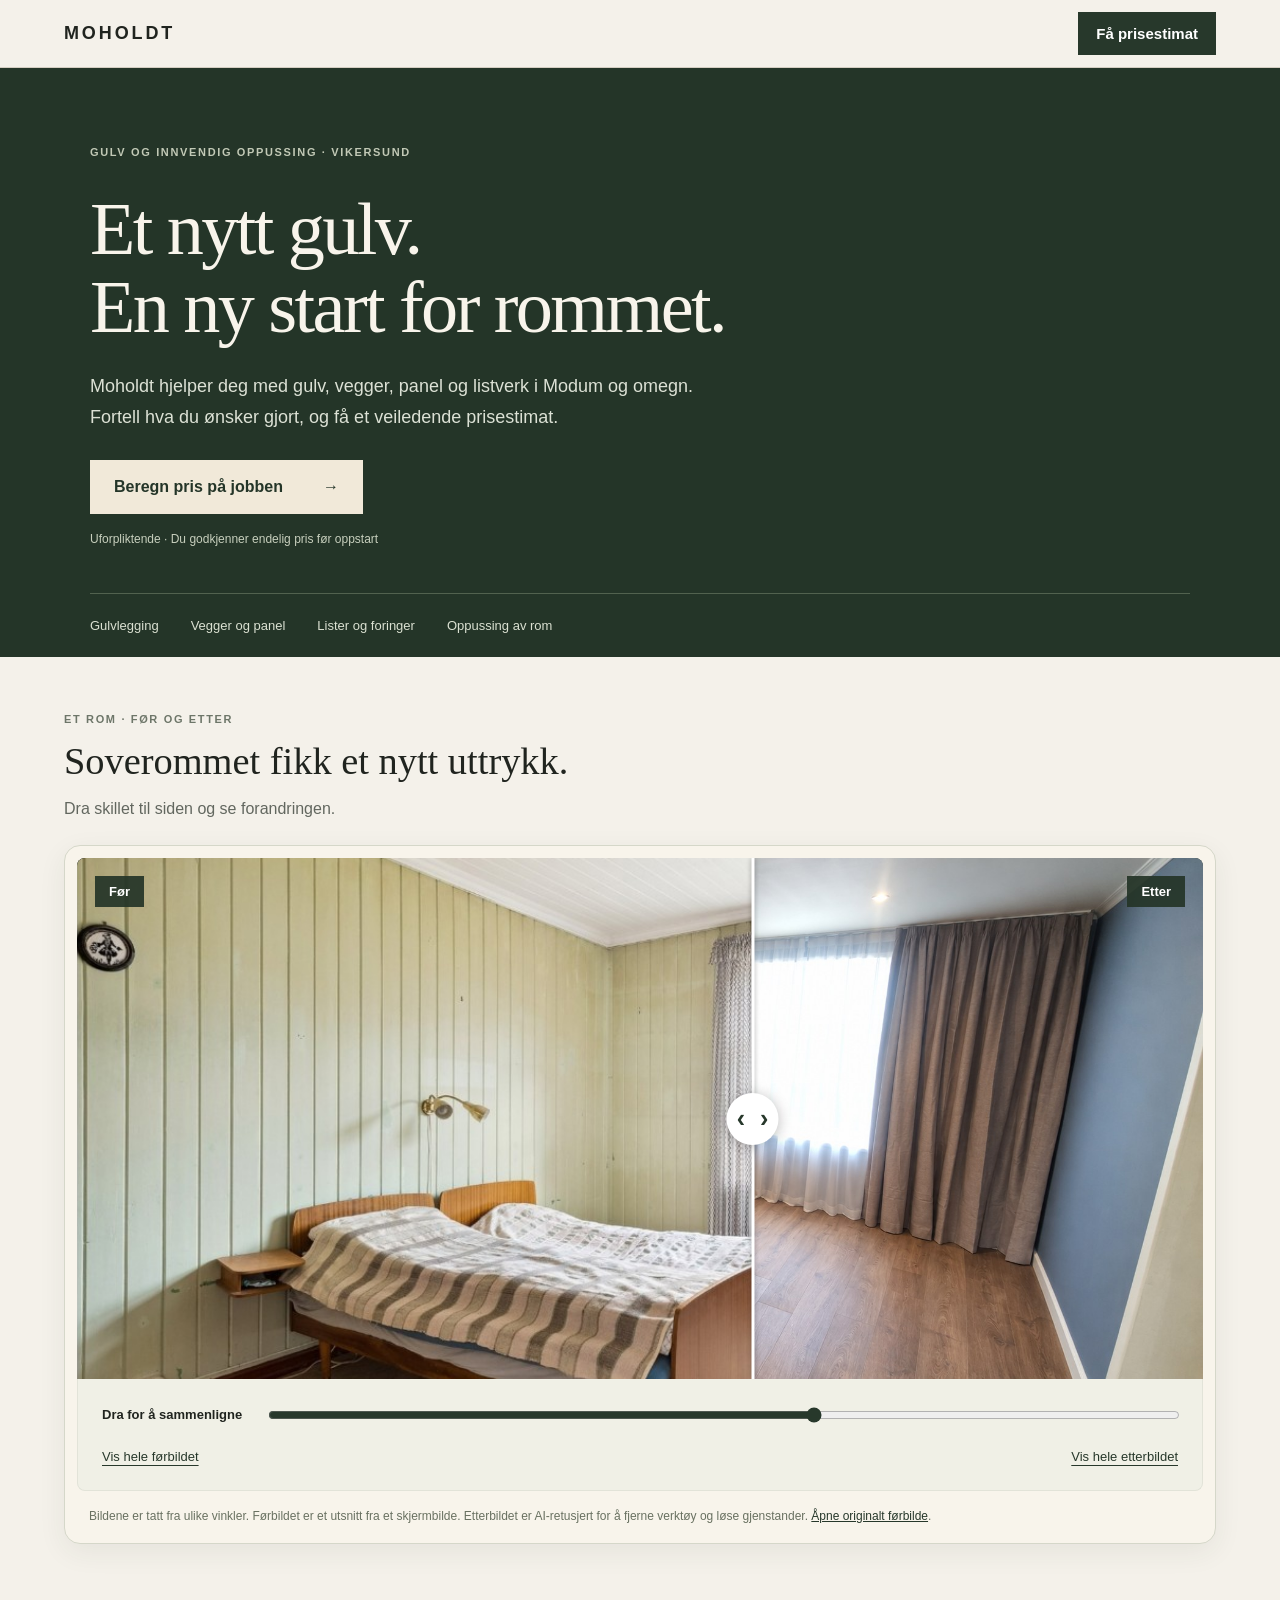
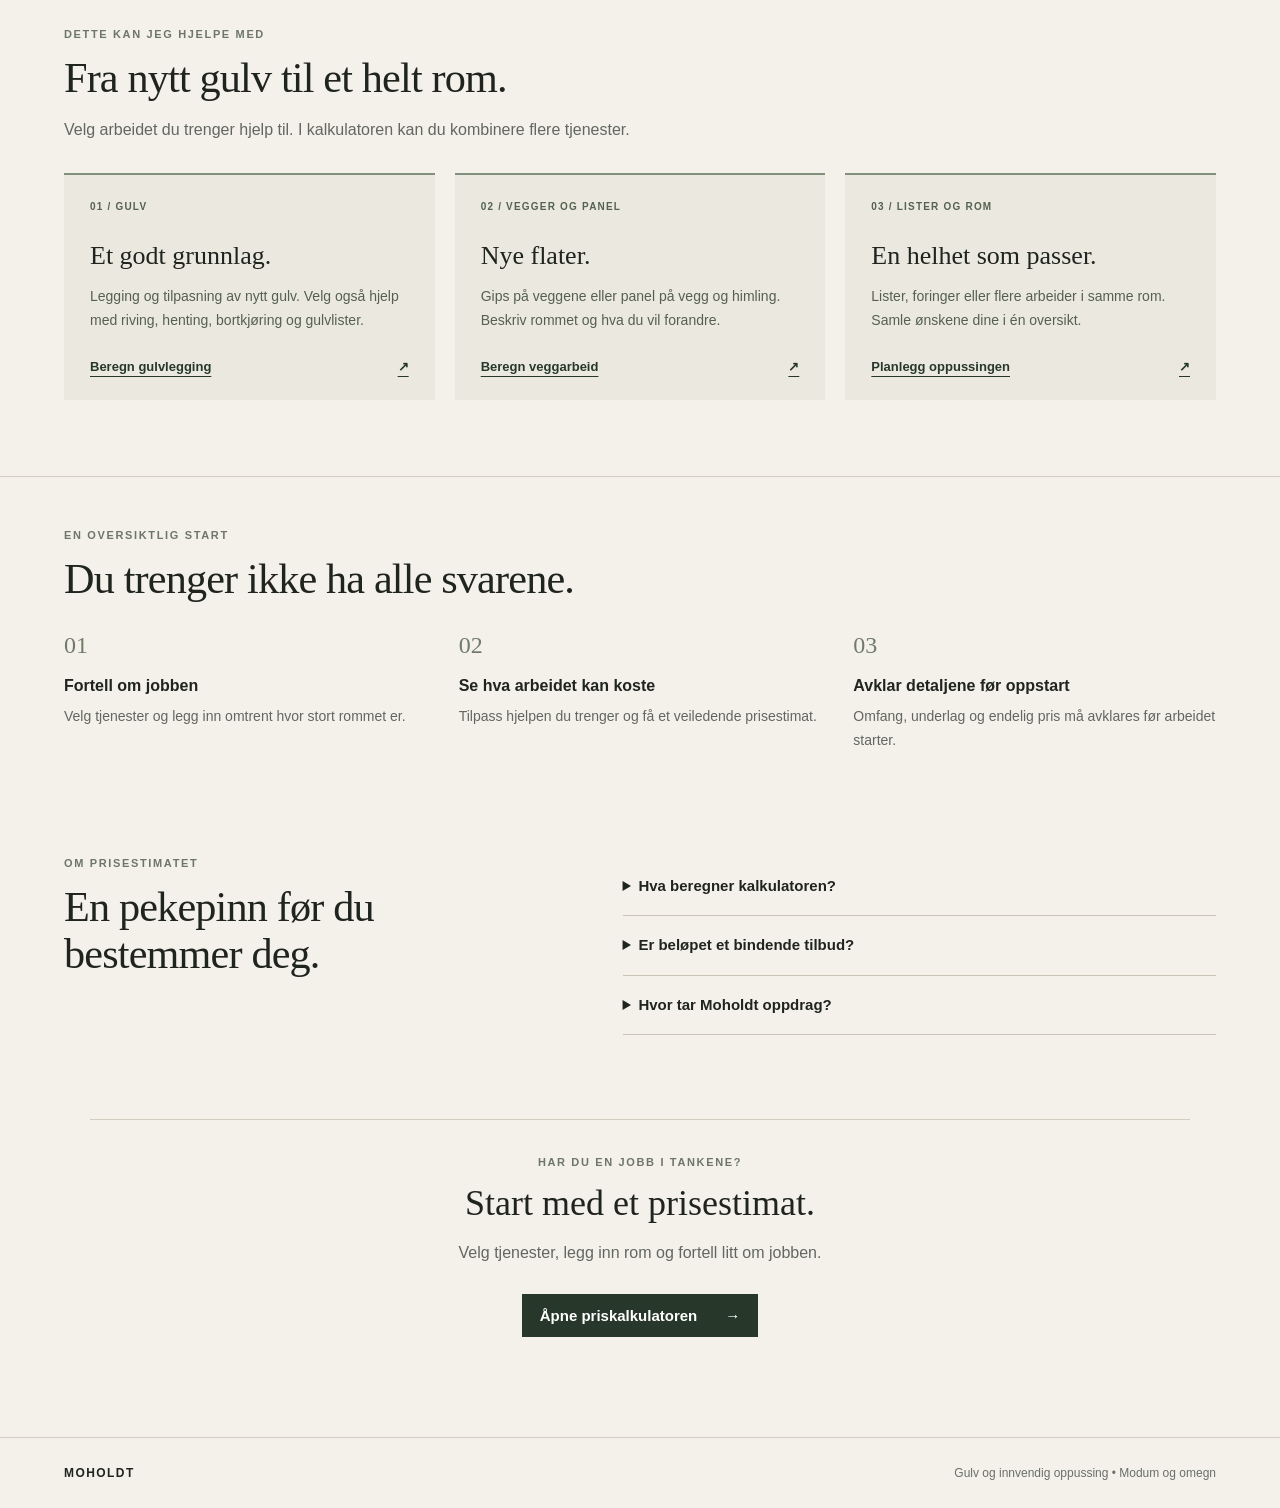
<file: index.html>
<!doctype html>
<html lang="no">
<head>
  <meta charset="UTF-8">
  <meta name="viewport" content="width=device-width,initial-scale=1">
  <meta name="description" content="Moholdt hjelper med gulvlegging, gips, panel og listverk i Vikersund, Modum og omegn. Prøv kalkulatoren for et veiledende prisestimat.">
  <title>Moholdt | Gulv og innvendig oppussing</title>
  <link rel="stylesheet" href="styles.css?v=14">
</head>
<body>
<header class="topbar"><a class="brand" href="#top">MOHOLDT</a><a class="top-cta" href="beregn.html">Få prisestimat</a></header>
<main id="top">
  <section class="landing-hero" aria-labelledby="hero-title">
    <div class="landing-inner"><p class="eyebrow">GULV OG INNVENDIG OPPUSSING · VIKERSUND</p>
    <h1 id="hero-title">Et nytt gulv.<br>En ny start for rommet.</h1>
    <p class="landing-copy">Moholdt hjelper deg med gulv, vegger, panel og listverk i Modum og omegn. Fortell hva du ønsker gjort, og få et veiledende prisestimat.</p>
    <a class="primary landing-cta" href="beregn.html">Beregn pris på jobben <span aria-hidden="true">→</span></a>
    <p class="landing-note">Uforpliktende · Du godkjenner endelig pris før oppstart</p>
    <div class="landing-bottom"><span>Gulvlegging</span><span>Vegger og panel</span><span>Lister og foringer</span><span>Oppussing av rom</span></div>
    </div>
  </section>
  <section class="project-showcase home-section" id="prosjekt" aria-labelledby="project-title">
    <div class="project-heading"><div><p class="eyebrow">ET ROM · FØR OG ETTER</p><h2 id="project-title">Soverommet fikk et nytt uttrykk.</h2><p>Dra skillet til siden og se forandringen.</p></div></div>
    <figure class="project-figure">
      <div class="comparison" id="roomComparison" style="--split:60%">
        <div class="comparison-layer comparison-after"><img src="images/soverom-etter.jpg" alt="Etter: blågrå vegger, spilevegg, vegghengte nattbord og nytt gulv." width="1844" height="853" loading="lazy" draggable="false"></div>
        <div class="comparison-layer comparison-before"><img src="images/soverom-for.jpg" alt="Før: lyst panel, eldre seng og mønstret gulv." width="1536" height="710" loading="lazy" draggable="false"></div>
        <span class="comparison-label label-before" aria-hidden="true">Før</span><span class="comparison-label label-after" aria-hidden="true">Etter</span>
        <div class="comparison-divider" aria-hidden="true"><span>‹ ›</span></div>
      </div>
      <div class="comparison-controls"><label for="comparisonRange">Dra for å sammenligne</label><input id="comparisonRange" type="range" min="0" max="100" value="60" aria-label="Hvor mye av førbildet som vises" aria-valuetext="60 prosent førbilde"><div class="comparison-shortcuts"><button type="button" id="showBefore">Vis hele førbildet</button><button type="button" id="showAfter">Vis hele etterbildet</button></div></div>
      <figcaption>Bildene er tatt fra ulike vinkler. Førbildet er et utsnitt fra et skjermbilde. Etterbildet er AI-retusjert for å fjerne verktøy og løse gjenstander. <a href="images/soverom-for.jpg" target="_blank" rel="noopener">Åpne originalt førbilde</a>.</figcaption>
    </figure>
  </section>
  <section id="tjenester" class="home-section" aria-labelledby="services-title">
    <div class="section-intro"><p class="eyebrow">DETTE KAN JEG HJELPE MED</p><h2 id="services-title">Fra nytt gulv til et helt rom.</h2><p>Velg arbeidet du trenger hjelp til. I kalkulatoren kan du kombinere flere tjenester.</p></div>
    <div class="service-cards">
      <article><span class="service-number">01 / GULV</span><h3>Et godt grunnlag.</h3><p>Legging og tilpasning av nytt gulv. Velg også hjelp med riving, henting, bortkjøring og gulvlister.</p><a href="beregn.html">Beregn gulvlegging <span aria-hidden="true">↗</span></a></article>
      <article><span class="service-number">02 / VEGGER OG PANEL</span><h3>Nye flater.</h3><p>Gips på veggene eller panel på vegg og himling. Beskriv rommet og hva du vil forandre.</p><a href="beregn.html">Beregn veggarbeid <span aria-hidden="true">↗</span></a></article>
      <article><span class="service-number">03 / LISTER OG ROM</span><h3>En helhet som passer.</h3><p>Lister, foringer eller flere arbeider i samme rom. Samle ønskene dine i én oversikt.</p><a href="beregn.html">Planlegg oppussingen <span aria-hidden="true">↗</span></a></article>
    </div>
  </section>
  <section class="home-section process-section" aria-labelledby="process-title"><div class="section-intro"><p class="eyebrow">EN OVERSIKTLIG START</p><h2 id="process-title">Du trenger ikke ha alle svarene.</h2></div><ol class="process-list"><li><strong>Fortell om jobben</strong><p>Velg tjenester og legg inn omtrent hvor stort rommet er.</p></li><li><strong>Se hva arbeidet kan koste</strong><p>Tilpass hjelpen du trenger og få et veiledende prisestimat.</p></li><li><strong>Avklar detaljene før oppstart</strong><p>Omfang, underlag og endelig pris må avklares før arbeidet starter.</p></li></ol></section>
  <section class="home-section price-info" aria-labelledby="price-title"><div class="section-intro"><p class="eyebrow">OM PRISESTIMATET</p><h2 id="price-title">En pekepinn før du bestemmer deg.</h2></div><div class="price-answers"><details><summary>Hva beregner kalkulatoren?</summary><p>Estimatet gjelder arbeid og tilleggstjenestene du velger. Innkjøp av gulv, panel og andre materialer er ikke beregnet. Kjøring til arbeidsstedet og eventuell mva. er ikke avklart i denne testversjonen.</p></details><details><summary>Er beløpet et bindende tilbud?</summary><p>Nei. Kalkulatoren bruker foreløpige testpriser. Underlag, tilpasninger og omfang må vurderes før du får en endelig pris.</p></details><details><summary>Hvor tar Moholdt oppdrag?</summary><p>Utgangspunktet er Vikersund, med en grense på 1 time og 30 minutters kjøring én vei. Adressen og kjøretiden vurderes av Moholdt når forespørselen er mottatt.</p></details></div></section>

  <section class="landing-end"><p class="eyebrow">HAR DU EN JOBB I TANKENE?</p><h2>Start med et prisestimat.</h2><p>Velg tjenester, legg inn rom og fortell litt om jobben.</p><a class="primary" href="beregn.html">Åpne priskalkulatoren <span aria-hidden="true">→</span></a></section>
</main><footer><strong>MOHOLDT</strong><span>Gulv og innvendig oppussing • Modum og omegn</span></footer><script>if(location.hash==="#foresporsel")location.replace("beregn.html");</script><script src="project.js?v=2"></script></body></html>
</file>
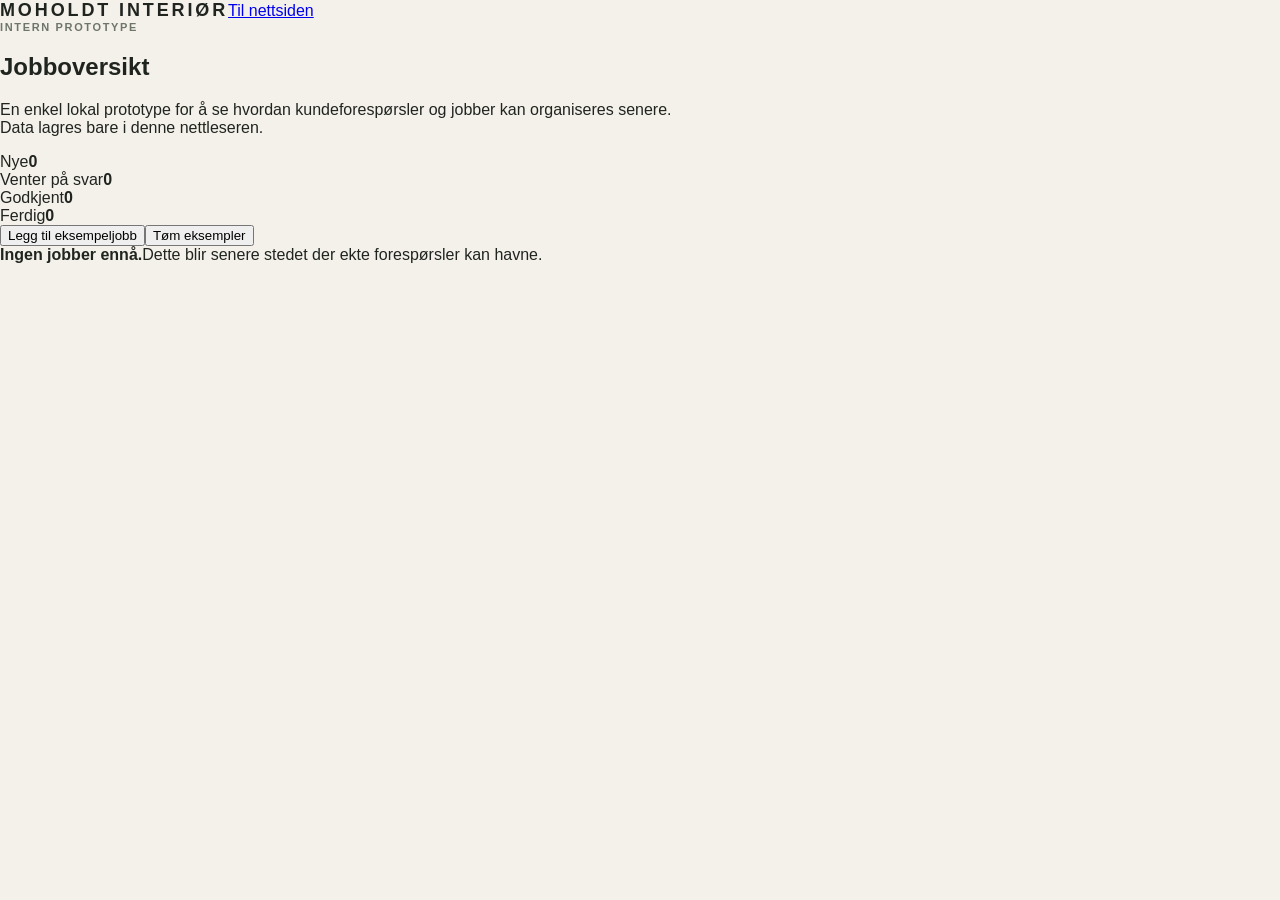
<file: admin.html>
<!doctype html><html lang="no"><head><meta charset="UTF-8"><meta name="viewport" content="width=device-width,initial-scale=1"><title>Moholdt Interiør | Jobboversikt</title><link rel="stylesheet" href="styles.css"></head><body><header class="nav"><a class="brand" href="index.html">MOHOLDT <span>INTERIØR</span></a><a class="button small" href="index.html">Til nettsiden</a></header><main><section class="section"><p class="eyebrow">INTERN PROTOTYPE</p><h1 class="admin-title">Jobboversikt</h1><p class="section-intro">En enkel lokal prototype for å se hvordan kundeforespørsler og jobber kan organiseres senere. Data lagres bare i denne nettleseren.</p><div class="admin-stats"><article><span>Nye</span><strong id="statNew">0</strong></article><article><span>Venter på svar</span><strong id="statWaiting">0</strong></article><article><span>Godkjent</span><strong id="statApproved">0</strong></article><article><span>Ferdig</span><strong id="statDone">0</strong></article></div><div class="admin-toolbar"><button class="button" id="addDemo">Legg til eksempeljobb</button><button class="button ghost" id="clearJobs">Tøm eksempler</button></div><div id="jobList" class="job-list"></div></section></main><script src="admin.js"></script></body></html>
</file>
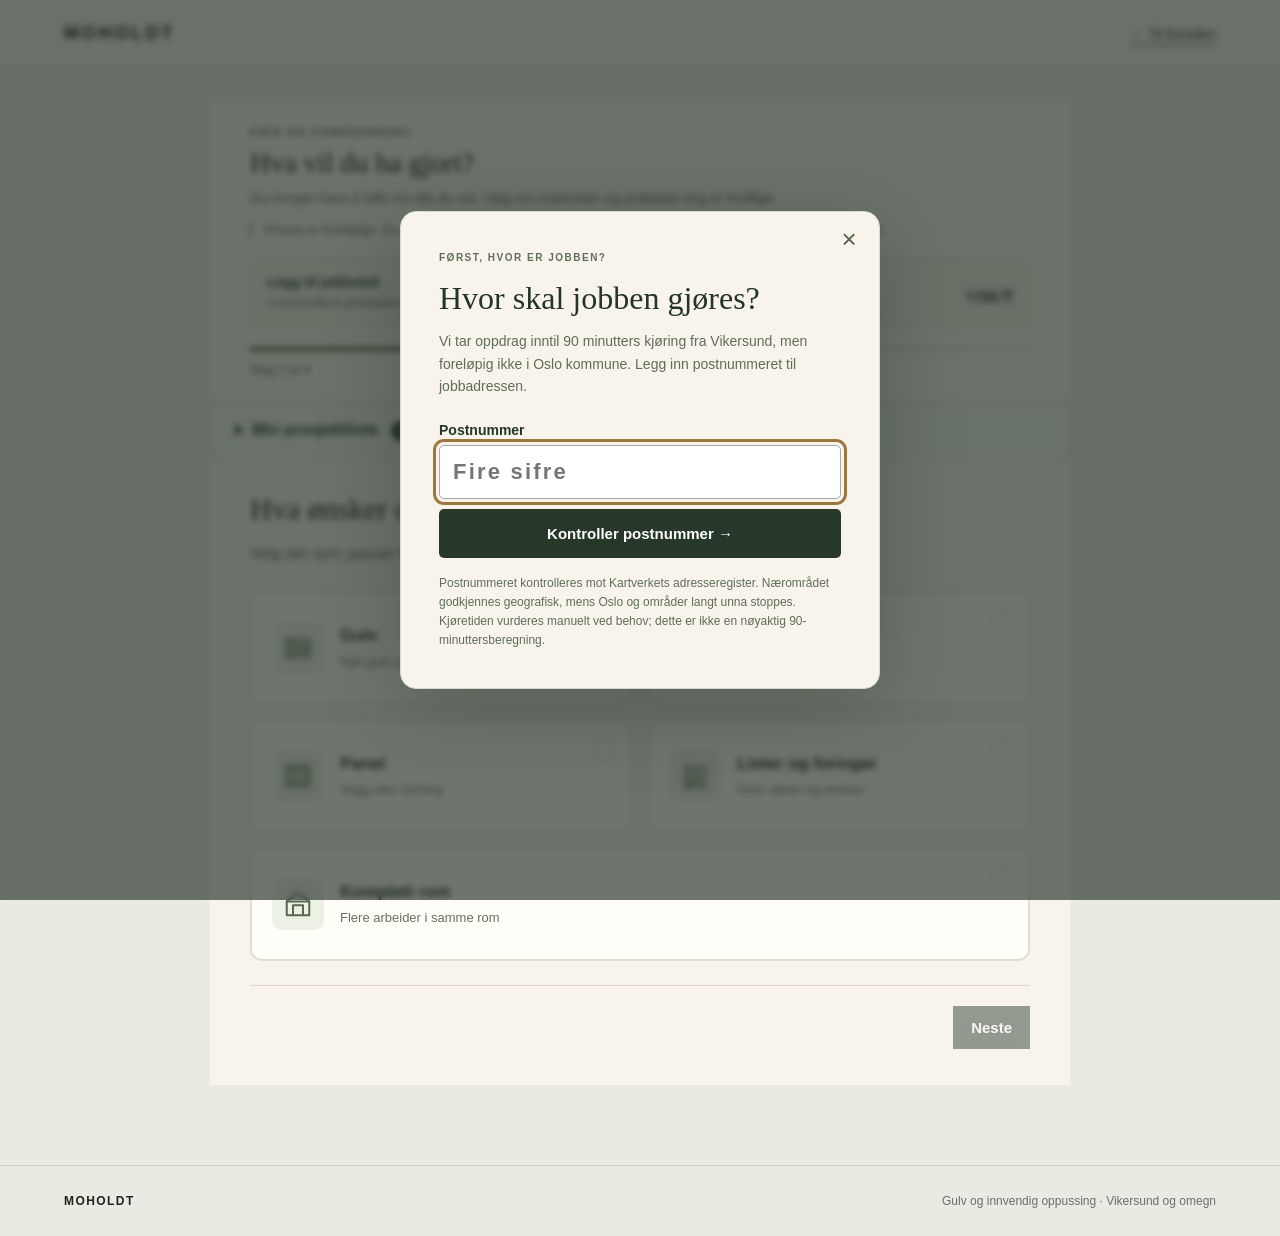
<file: beregn.html>
<!doctype html>
<html lang="nb"><head><meta charset="utf-8"><meta name="viewport" content="width=device-width,initial-scale=1"><meta name="description" content="Beregn et veiledende prisestimat og send Moholdt en uforpliktende forespørsel."><title>Beregn pris | Moholdt</title><link rel="stylesheet" href="styles.css?v=24"></head>
<body class="calculator-page"><header class="topbar"><a class="brand" href="index.html">MOHOLDT</a><a class="back-home" href="index.html">← Til forsiden</a></header><main id="top">
  <section id="foresporsel" class="request-section"><div class="request-head"><p class="eyebrow">PRIS OG FORESPØRSEL</p><h2>Hva vil du ha gjort?</h2><p class="request-explain">Du trenger bare å fylle inn det du vet. Valg om materialer og praktiske ting er frivillige.</p><p class="calculator-notice">Prisene er foreløpige. Du sender en uforpliktende forespørsel – endelig pris og oppstart avtales direkte med Moholdt.</p><div class="location-summary"><span id="locationCheck" class="location-check" aria-hidden="true" hidden>✓</span><div><strong id="locationTitle">Legg til jobbsted</strong><span id="locationDetail">Inntil 90 minutters kjøring fra Vikersund. Adressen vurderes manuelt.</span></div><button type="button" id="editLocation">Legg til</button></div><div class="progress"><span id="progressBar"></span></div><p id="stepLabel" class="step-label">Steg 1 av 4</p></div>
    <details id="projectListPanel" class="project-list-panel"><summary>Min prosjektliste <span id="projectCount">0</span></summary><div class="project-list-body"><p>Samle flere jobber og send én forespørsel for samme adresse. Lagres i denne nettleseren på denne enheten.</p><p id="projectEmpty">Ingen lagrede jobber ennå.</p><ul id="savedProjects"></ul><strong id="savedProjectTotal"></strong><div class="project-list-actions"><button type="button" class="secondary" id="addProject">+ Legg til en jobb til</button><button type="button" class="primary" id="sendProjectList" hidden>Gå til samlet forespørsel</button></div><p class="micro">Kontaktopplysninger og bilder lagres ikke. Legg ved bilder før du sender. Lagrede jobber blir liggende til du fjerner dem.</p><p id="projectStatus" role="status" aria-live="polite"></p></div></details><div class="request-layout"><form id="requestForm" class="wizard" novalidate>
      <section class="wizard-step active" data-step="1"><h3>Hva ønsker du hjelp med?</h3><p>Velg det som passer best. Du kan velge flere.</p><div class="choice-grid compact service-choices"><label class="service-option"><input type="checkbox" name="service" value="Gulv"><span class="service-card"><svg class="service-icon" viewBox="0 0 24 24" fill="none" stroke="currentColor" stroke-width="1.6" stroke-linecap="round" stroke-linejoin="round" aria-hidden="true" focusable="false"><path d="M3 5h18v14H3zM3 10h18M3 15h18M9 5v5M15 10v5M8 15v4"/></svg><b class="service-title">Gulv</b><small class="service-description">Nytt gulv og tilpasning</small><i class="service-tick" aria-hidden="true"></i></span></label><label class="service-option"><input type="checkbox" name="service" value="Vegger og gips"><span class="service-card"><svg class="service-icon" viewBox="0 0 24 24" fill="none" stroke="currentColor" stroke-width="1.6" stroke-linecap="round" stroke-linejoin="round" aria-hidden="true" focusable="false"><path d="M4 3h16v18H4zM12 3v18M4 9h8M12 15h8"/><path d="M7 6h1m8 12h1"/></svg><b class="service-title">Vegger og gips</b><small class="service-description">Gipsing og veggarbeid</small><i class="service-tick" aria-hidden="true"></i></span></label><label class="service-option"><input type="checkbox" name="service" value="Panel"><span class="service-card"><svg class="service-icon" viewBox="0 0 24 24" fill="none" stroke="currentColor" stroke-width="1.6" stroke-linecap="round" stroke-linejoin="round" aria-hidden="true" focusable="false"><path d="M3 4h18v16H3zM7 4v16M12 4v16M17 4v16"/></svg><b class="service-title">Panel</b><small class="service-description">Vegg eller himling</small><i class="service-tick" aria-hidden="true"></i></span></label><label class="service-option"><input type="checkbox" name="service" value="Lister og foringer"><span class="service-card"><svg class="service-icon" viewBox="0 0 24 24" fill="none" stroke="currentColor" stroke-width="1.6" stroke-linecap="round" stroke-linejoin="round" aria-hidden="true" focusable="false"><path d="M5 3v18h16M9 3v14h12M5 21l4-4"/><path d="M13 5h7v8h-7z"/></svg><b class="service-title">Lister og foringer</b><small class="service-description">Gulv, dører og vinduer</small><i class="service-tick" aria-hidden="true"></i></span></label><label class="service-option service-option-wide"><input type="checkbox" name="service" value="Komplett rom"><span class="service-card"><svg class="service-icon" viewBox="0 0 24 24" fill="none" stroke="currentColor" stroke-width="1.6" stroke-linecap="round" stroke-linejoin="round" aria-hidden="true" focusable="false"><path d="M3 10l9-7 9 7v11H3zM8 21v-8h8v8"/><path d="M3 10h18"/></svg><b class="service-title">Komplett rom</b><small class="service-description">Flere arbeider i samme rom</small><i class="service-tick" aria-hidden="true"></i></span></label></div><div class="wizard-actions end"><button type="button" class="primary next">Neste</button></div></section>
      <section class="wizard-step" data-step="2"><h3 id="roomStepTitle">Hvilke rom gjelder arbeidet?</h3><p id="roomStepIntro">Velg romtype og oppgi et omtrentlig gulvareal.</p><div id="rooms"></div><button type="button" class="secondary add-room" id="addRoom">+ Legg til et rom</button><div class="wizard-actions"><button type="button" class="secondary prev">Tilbake</button><button type="button" class="primary next">Neste</button></div></section>
      <section class="wizard-step estimate-step" data-step="3">
<h3>Her er ditt prisestimat</h3>
<div class="early-estimate"><span>Estimert arbeid og tjenester</span><strong id="liveEstimate" aria-live="polite" aria-atomic="true">–</strong><p id="liveEstimateSummary"></p><small id="liveEstimateNote"></small><button type="button" class="primary next">Videre til forespørsel →</button><small>Uforpliktende. Ingenting sendes ennå.</small><button type="button" class="secondary save-project">Lagre i prosjektlisten</button></div>
<p class="extras-intro">Trenger du noe ekstra? Åpne bare det som er relevant.</p>
<details class="estimate-option" id="extrasDetails"><summary><span>Ekstra hjelp<small>Riving, bortkjøring og andre tillegg</small></span><span class="option-count" id="extrasCount">Valgfritt</span></summary><div class="option-body"><p class="option-hint">Prisen over oppdateres når du velger tillegg.</p><div id="packageOptions"></div></div></details>
<details class="estimate-option"><summary><span>Materialer og underlag<small>Har du valgt produkt, eller er underlaget usikkert?</small></span></summary><div class="option-body"><div class="optional-block"><label class="full-label" for="materialLink"><span id="materialLinkLabel">Legg inn lenke til gulvet her</span><small>Valgfritt – du kan velge senere.</small></label><input id="materialLink" type="url" placeholder="https://..." style="margin-top:10px;border-radius:8px"><p id="floorUnderlayReminder" class="option-hint" hidden><strong>Husk gulvunderlag</strong><br>Du må også sørge for underlag som passer til gulvet du velger. Noen gulv har integrert underlag – sjekk produktbeskrivelsen før du kjøper.</p><p class="option-hint"><a id="shopFloorLink" href="https://www.obsbygg.no/gulv/laminatgulv" target="_blank" rel="noopener noreferrer" hidden>Sjekk ut laminatgulv hos Obs BYGG ↗</a><a id="shopTrimLink" href="https://www.obsbygg.no/trelast-og-tyngre-byggevarer/treverk/listverk/" target="_blank" rel="noopener noreferrer" hidden>Sjekk ut lister hos Obs BYGG ↗</a></p><div id="floorTrimChoice" class="floor-extra" hidden><label class="package-row"><input type="checkbox" name="opt_skirting"><span><b>Jeg ønsker nye gulvlister montert</b></span></label><div id="floorTrimFields" hidden><label class="full-label" for="skirtingLink">Legg inn lenke til gulvlistene her <small>Valgfritt – du kan velge senere.</small></label><input id="skirtingLink" type="url" placeholder="https://..."><p class="option-hint"><a href="https://www.obsbygg.no/trelast-og-tyngre-byggevarer/treverk/listverk/" target="_blank" rel="noopener noreferrer">Sjekk ut lister hos Obs BYGG ↗</a></p><p id="skirtingPriceNote" class="option-hint">Monteringen legges til arbeidsestimatet. Selve listene kommer i tillegg.</p></div></div><div id="pickupChoice" hidden><label class="package-row"><input type="checkbox" name="opt_pickup"><span><b>Jeg ønsker hjelp med henting</b></span></label><p id="pickupNote" class="option-hint" hidden>Henting fra Obs BYGG eller Maxbo avtales ut fra butikk, lagerstatus og mengde.</p></div><input id="materialStatus" type="hidden" value="none"><input id="materialName" type="hidden" value=""><input id="pickupStore" type="hidden" value=""></div>
        <div class="optional-block"><div class="optional-head"><strong>Hvordan er underlaget der gulvet skal legges?</strong><span>Viktig for pris og utførelse</span></div><p>Velg det som passer best for underlaget.</p><div class="pill-options"><label><input type="radio" name="condition" value="ready" checked><span>Rett og klart for gulv</span></label><label><input type="radio" name="condition" value="lay_as_is"><span>Skjevt, men jeg ønsker gulvet lagt som det er</span></label><label><input type="radio" name="condition" value="level"><span>Jeg vet at det må avrettes</span></label></div></div>
        </div></details>
<details class="estimate-option" id="floorObstacles" hidden><summary><span>Dører, vedovn eller andre hindringer<small>Er det noe som kan påvirke gulvleggingen?</small></span></summary><div class="option-body"><p class="option-hint">Kryss av hvis noe må avklares før gulvet legges.</p><label class="package-row"><input type="checkbox" name="floorObstacle" value="Dør som kan komme i veien"><span><b>Dør som kan komme i veien</b></span></label><label class="package-row"><input type="checkbox" name="floorObstacle" value="Vedovn eller peis på gulvet"><span><b>Vedovn eller peis på gulvet</b></span></label><label class="package-row"><input type="checkbox" name="floorObstacle" value="Andre faste hindringer"><span><b>Andre faste hindringer</b></span></label><div id="obstacleFields" hidden><label class="full-label" for="obstacleNote">Beskriv gjerne kort <small>Valgfritt. Legg gjerne ved et bilde under «Bilder eller en beskjed».</small></label><textarea id="obstacleNote" rows="2" placeholder="F.eks. lav klaring under døren eller en vedovn som står på gulvet"></textarea><p class="option-hint">Eventuell dørtilpasning, flytting av vedovn og annet ekstraarbeid er ikke med i estimatet. Omfang, utførelse og pris må avklares før oppstart.</p></div></div></details>
<details class="estimate-option"><summary><span>Bilder eller en beskjed<small>Vis meg gjerne hvordan det ser ut</small></span></summary><div class="option-body"><label class="full-label optional-block">Noe annet jeg bør vite? <small>Valgfritt</small><textarea id="description" rows="3" placeholder="Kort beskjed hvis det er noe spesielt"></textarea></label><label class="upload-box" for="photos"><strong>Legg ved bilder</strong><span>Valgfritt, men veldig nyttig.</span><input id="photos" type="file" accept="image/*" multiple></label><div id="photoList" class="photo-list"></div><div class="prototype-note">Du kan legge ved bilder på til sammen maks 10 MB. Unngå bilder med sensitive personopplysninger.</div></div></details>
<div class="wizard-actions"><button type="button" class="secondary prev">Tilbake</button><button type="button" class="primary next">Videre til forespørsel →</button></div></section>
      <section class="wizard-step" data-step="4"><h3>Ditt prisestimat</h3><p>Se over estimatet og legg inn kontaktinformasjonen din.</p><div class="final-price-box"><span>Estimert arbeid og tjenester</span><strong id="finalEstimate">–</strong><small id="finalNote">Endelig pris avtales før oppstart.</small></div><div id="finalIncluded" class="included-list"></div><details class="estimate-details"><summary>Se rom og prisdetaljer</summary><div id="cartItems" class="cart-items"></div><div id="cartBreakdown" class="cart-breakdown"></div></details><p class="reassurance">Du får endelig pris før du bestemmer deg. Eventuelle tillegg avtales før ekstraarbeid utføres.</p><div class="job-address"><h4>Hvor skal arbeidet utføres?</h4><div class="field-grid"><label for="streetAddress">Gateadresse<input id="streetAddress" name="streetAddress" autocomplete="street-address" placeholder="Gate og husnummer" required></label><label for="postalTown">Poststed<input id="postalTown" name="postalTown" autocomplete="address-level2" placeholder="Poststed" required></label></div><p>Postnummer: <strong id="postalCodeSummary"></strong>. <button type="button" class="edit-location-inline" id="editLocationFinal">Endre postnummer</button></p></div><div class="contact-section"><h4>Hvor kan vi kontakte deg?</h4><p>Fyll inn kontaktinformasjonen din, så har vi det vi trenger for å følge opp forespørselen.</p><div class="field-grid"><label for="name">Navn<input id="name" name="name" autocomplete="name" placeholder="Fullt navn" required></label><label for="email">E-post<input id="email" name="email" type="email" autocomplete="email" inputmode="email" autocapitalize="none" spellcheck="false" placeholder="navn@eksempel.no" aria-describedby="formStatus" required></label><label for="phone">Telefon<input id="phone" name="phone" type="tel" autocomplete="tel" placeholder="Telefonnummer" required></label><section class="date-picker" aria-labelledby="datePickerTitle"><h4 id="datePickerTitle">Når ønsker du arbeidet utført?</h4><p>Velg ønsket oppstart, eller la datoen være fleksibel. Tidspunktet bekreftes når vi avtaler jobben.</p><input type="hidden" id="timing" name="timing" value="Fleksibelt"><div class="date-preferences"><button type="button" class="secondary" id="dateFlexible" aria-pressed="true">Fleksibelt</button><button type="button" class="secondary" id="dateSoon" aria-pressed="false">Så snart som mulig</button></div><div class="month-navigation"><button type="button" id="previousMonth" aria-label="Forrige måned">←</button><strong id="calendarMonth" aria-live="polite"></strong><button type="button" id="nextMonth" aria-label="Neste måned">→</button></div><table class="date-calendar"><caption class="calendar-caption">Velg ønsket oppstartsdato</caption><thead><tr><th scope="col">Man</th><th scope="col">Tir</th><th scope="col">Ons</th><th scope="col">Tor</th><th scope="col">Fre</th><th scope="col">Lør</th><th scope="col">Søn</th></tr></thead><tbody id="calendarDays"></tbody></table><div class="calendar-legend"><span><i class="selected-dot"></i>Valgt dato</span><span id="busyLegend" hidden><i class="busy-dot"></i>Opptatt</span></div><p id="calendarAvailability" class="calendar-note" role="status">Henter kalender …</p><p id="dateSelection" class="date-selection" aria-live="polite">Ønsket tidspunkt: Fleksibelt</p></section></div></div><p class="prototype-note">Når du sender, behandles opplysningene og eventuelle bilder av FormSubmit og sendes til Moholdt på e-post med en PDF-oppsummering. Opplysningene brukes til å vurdere og følge opp forespørselen. Du kan bli bedt om å fullføre en sikkerhetssjekk.</p><div class="wizard-actions"><button type="button" class="secondary prev">Tilbake</button><button type="button" class="secondary save-project">Lagre i prosjektlisten</button><button type="submit" class="primary">Send forespørsel</button></div><p class="micro dark">Helt uforpliktende. Du godkjenner endelig pris før arbeidet starter.</p><p id="formStatus" class="status" aria-live="polite"></p></section>
    </form></div>
  </section>
</main><footer><strong>MOHOLDT</strong><span>Gulv og innvendig oppussing · Vikersund og omegn</span></footer><dialog id="locationDialog" class="location-dialog" aria-labelledby="locationDialogTitle" aria-describedby="locationDialogDescription"><button type="button" id="closeLocation" class="location-close" aria-label="Lukk">×</button><form id="locationForm" novalidate><p class="eyebrow">FØRST, HVOR ER JOBBEN?</p><h2 id="locationDialogTitle">Hvor skal jobben gjøres?</h2><p id="locationDialogDescription">Vi tar oppdrag inntil 90 minutters kjøring fra Vikersund, men foreløpig ikke i Oslo kommune. Legg inn postnummeret til jobbadressen.</p><label for="postalCode" class="full-label">Postnummer<input id="postalCode" name="postalCode" type="text" inputmode="numeric" autocomplete="postal-code" pattern="[0-9]{4}" maxlength="4" placeholder="Fire sifre" aria-describedby="postalCodeStatus" required autofocus></label><p id="postalCodeStatus" class="status" role="alert"></p><button type="submit" class="primary location-continue">Kontroller postnummer →</button><p class="location-footnote">Postnummeret kontrolleres mot Kartverkets adresseregister. Nærområdet godkjennes geografisk, mens Oslo og områder langt unna stoppes. Kjøretiden vurderes manuelt ved behov; dette er ikke en nøyaktig 90-minuttersberegning.</p></form></dialog><script src="mail.js?v=5"></script><script src="inquiry-pdf.js?v=1"></script><script src="app.js?v=30"></script><script src="location.js?v=5"></script><script src="calendar.js?v=2"></script></body></html>
</file>
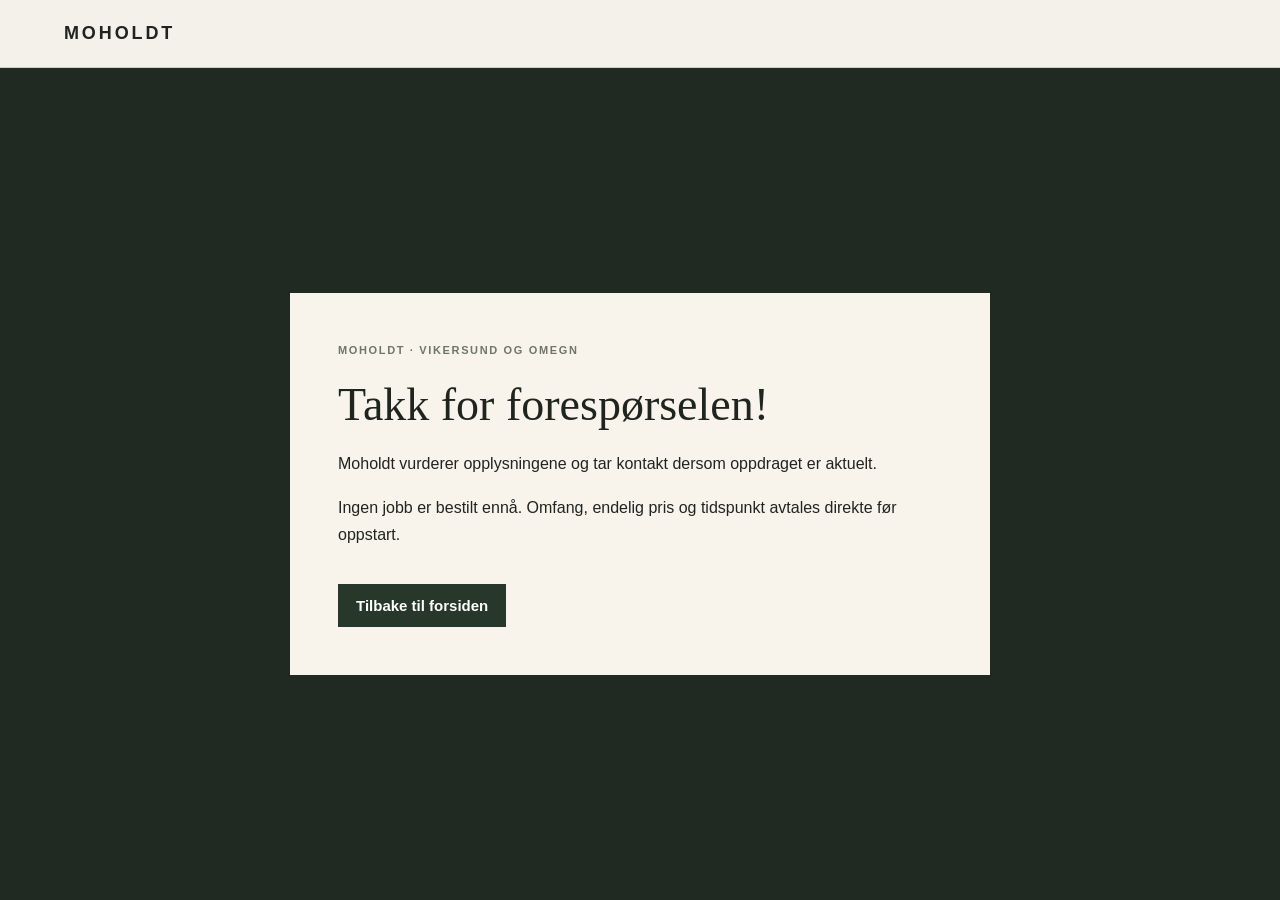
<file: takk.html>
<!doctype html>
<html lang="nb"><head><meta charset="utf-8"><meta name="viewport" content="width=device-width,initial-scale=1"><meta name="robots" content="noindex"><title>Takk for forespørselen | Moholdt</title><link rel="stylesheet" href="styles.css?v=10"></head>
<body><header class="topbar"><a class="brand" href="index.html">MOHOLDT</a></header><main class="thank-you-page"><section class="thank-you-card"><p class="eyebrow">MOHOLDT · VIKERSUND OG OMEGN</p><h1>Takk for forespørselen!</h1><p>Moholdt vurderer opplysningene og tar kontakt dersom oppdraget er aktuelt.</p><p>Ingen jobb er bestilt ennå. Omfang, endelig pris og tidspunkt avtales direkte før oppstart.</p><a class="primary" href="index.html">Tilbake til forsiden</a></section></main></body></html>
</file>
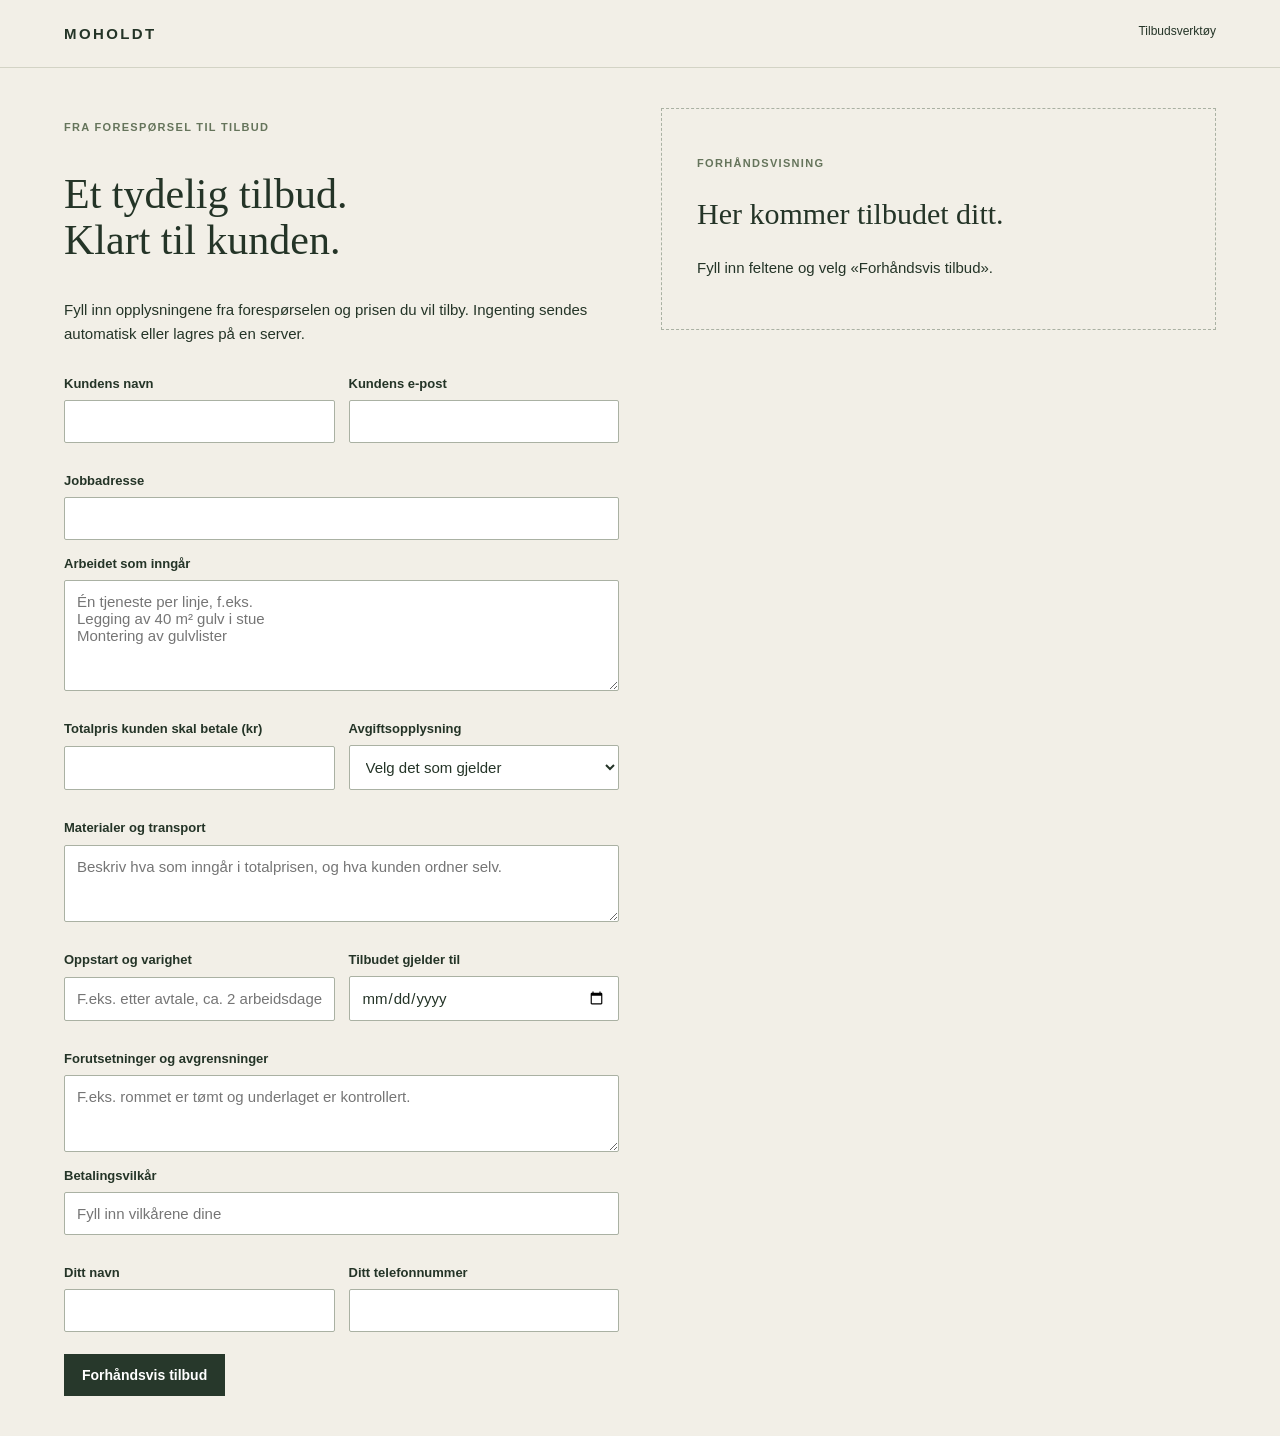
<file: tilbud.html>
<!doctype html>
<html lang="nb"><head><meta charset="utf-8"><meta name="viewport" content="width=device-width,initial-scale=1"><meta name="robots" content="noindex"><title>Lag tilbud | Moholdt</title><link rel="stylesheet" href="tilbud.css"></head>
<body><header><a href="index.html">MOHOLDT</a><span>Tilbudsverktøy</span></header><main>
<section class="editor"><p class="eyebrow">FRA FORESPØRSEL TIL TILBUD</p><h1>Et tydelig tilbud.<br>Klart til kunden.</h1><p>Fyll inn opplysningene fra forespørselen og prisen du vil tilby. Ingenting sendes automatisk eller lagres på en server.</p>
<form id="offerForm"><div class="grid"><label>Kundens navn<input id="customer" required maxlength="120" autocomplete="off"></label><label>Kundens e-post<input id="customerEmail" type="email" required autocomplete="off"></label></div>
<label>Jobbadresse<input id="address" required maxlength="240" autocomplete="off"></label>
<label>Arbeidet som inngår<textarea id="work" rows="5" required placeholder="Én tjeneste per linje, f.eks.&#10;Legging av 40 m² gulv i stue&#10;Montering av gulvlister"></textarea></label>
<div class="grid"><label>Totalpris kunden skal betale (kr)<input id="price" type="number" min="1" step="0.01" required></label><label>Avgiftsopplysning<select id="vat" required><option value="">Velg det som gjelder</option><option>Prisen er inkludert mva.</option><option>Det beregnes ikke mva.</option></select></label></div>
<label>Materialer og transport<textarea id="materials" rows="3" required placeholder="Beskriv hva som inngår i totalprisen, og hva kunden ordner selv."></textarea></label>
<div class="grid"><label>Oppstart og varighet<input id="timing" required placeholder="F.eks. etter avtale, ca. 2 arbeidsdager"></label><label>Tilbudet gjelder til<input id="validUntil" type="date" required></label></div>
<label>Forutsetninger og avgrensninger<textarea id="conditions" rows="3" required placeholder="F.eks. rommet er tømt og underlaget er kontrollert."></textarea></label>
<label>Betalingsvilkår<input id="payment" required placeholder="Fyll inn vilkårene dine"></label>
<div class="grid"><label>Ditt navn<input id="sender" required autocomplete="name"></label><label>Ditt telefonnummer<input id="senderPhone" type="tel" required autocomplete="tel"></label></div>
<button type="submit">Forhåndsvis tilbud</button></form></section>
<section class="preview" aria-label="Tilbudsutkast"><div id="empty"><p class="eyebrow">FORHÅNDSVISNING</p><h2>Her kommer tilbudet ditt.</h2><p>Fyll inn feltene og velg «Forhåndsvis tilbud».</p></div><div id="offerPreview"></div><div id="actions" hidden><p>Kontroller tilbudet. Kopier det formaterte tilbudet og lim det inn i et svar til kunden i Gmail, eller lagre som PDF og legg ved.</p><button id="copy" type="button">Kopier pent formatert tilbud</button><button id="print" type="button">Skriv ut / lagre som PDF</button><a id="compose">Åpne e-postutkast</a><p class="hint">E-postutkastet åpnes i e-postprogrammet ditt med ren tekst. Lim inn det kopierte tilbudet for å beholde designet.</p></div><p id="status" role="status"></p></section>
</main><script src="tilbud.js"></script></body></html>
</file>
<file: styles.css>
*{box-sizing:border-box}html{scroll-behavior:smooth}body{margin:0;background:#f4f1ea;color:#20241f;font-family:Arial,sans-serif}.topbar{height:68px;padding:0 max(5vw,20px);display:flex;align-items:center;justify-content:space-between;border-bottom:1px solid #d4cec2;background:#f4f1ea;position:sticky;top:0;z-index:20}.brand{font-size:18px;font-weight:900;letter-spacing:.16em;color:#20241f;text-decoration:none}.top-cta,.primary,.secondary{border:0;text-decoration:none;font:700 15px Arial,sans-serif;cursor:pointer}.top-cta,.primary{background:#27382b;color:#fff;padding:13px 18px}.secondary{background:transparent;color:#27382b;border:1px solid #90978d;padding:12px 18px}.simple-hero{padding:64px max(5vw,20px) 42px;display:flex;flex-direction:column;align-items:flex-start;max-width:1050px}.eyebrow{font-size:11px;font-weight:800;letter-spacing:.15em;color:#6d7669;margin:0 0 14px}.simple-hero h1{font:clamp(46px,6vw,76px)/.98 Georgia,serif;max-width:850px;margin:0 0 20px}.hero-copy{font-size:19px;line-height:1.55;max-width:700px;color:#515850;margin:0}.primary.big{padding:17px 25px;margin-top:25px;font-size:16px}.micro{font-size:12px;color:#767c74;margin:10px 0 0}.micro.dark{color:#70766e;line-height:1.45}.how-it-works{display:flex;flex-wrap:wrap;gap:9px 20px;margin-top:26px;padding:16px 0;border-top:1px solid #d4cec2;border-bottom:1px solid #d4cec2;width:100%;max-width:760px}.how-it-works span{font-size:13px;font-weight:700;display:flex;align-items:center;gap:7px}.how-it-works b{width:24px;height:24px;border-radius:50%;background:#27382b;color:#fff;display:grid;place-items:center;font-size:11px}.request-section{padding:55px max(5vw,20px) 80px;background:#202a22;color:#f8f4eb;scroll-margin-top:68px}.request-head{max-width:760px;margin-bottom:26px}.request-head .eyebrow{color:#b7c1b3}.request-head h2{font:40px/1.08 Georgia,serif;margin:0 0 10px}.request-explain{margin:0 0 22px;color:#c6cec3;line-height:1.5;max-width:650px}.progress{height:6px;background:#39453c;overflow:hidden;max-width:720px}.progress span{display:block;height:100%;width:25%;background:#d9c6a5;transition:.25s}.step-label{font-size:12px;color:#c1c9be}.request-layout{display:grid;grid-template-columns:minmax(0,820px) minmax(280px,360px);gap:24px;align-items:start}.wizard-step{display:none;background:#f8f4eb;color:#20241f;padding:32px}.wizard-step.active{display:block}.wizard-step h3{font:32px Georgia,serif;margin:0 0 10px}.wizard-step>p{color:#676d66;line-height:1.55}.choice-grid{display:grid;grid-template-columns:repeat(2,1fr);gap:9px;margin:18px 0}.choice-grid.compact span{min-height:76px}.choice-grid label{cursor:pointer}.choice-grid input,.pill-options input{position:absolute;opacity:0}.choice-grid span{display:block;padding:15px;border:1px solid #cbc4b8;background:#fff;font-weight:700;font-size:14px}.choice-grid span small{display:block;margin-top:5px;font-weight:400;color:#72776f;line-height:1.35}.choice-grid input:checked+span{border:2px solid #27382b;background:#eef1ea}.field-grid{display:grid;grid-template-columns:1fr 1fr;gap:16px;margin:16px 0}.field-grid label,.full-label,.timing-label{display:grid;gap:7px;font-weight:700}.timing-label{margin:18px 0 0;max-width:360px}input,select,textarea{width:100%;padding:13px;border:1px solid #aaa;background:#fff;font:inherit;color:#20241f}textarea{resize:vertical}.room-card{border:1px solid #cbc4b8;background:#f1ede4;padding:20px;margin:0 0 14px}.simple-room{padding-bottom:6px}.room-title{display:flex;justify-content:space-between;align-items:center}.room-title strong{font:24px Georgia,serif}.room-title button{border:0;background:transparent;color:#7b4f44;text-decoration:underline;cursor:pointer}.add-room{width:100%;margin-top:4px}.package-card,.optional-block{border:1px solid #cbc4b8;background:#fff;padding:18px;margin:16px 0}.package-title,.optional-head{display:flex;align-items:flex-start;justify-content:space-between;gap:12px;margin-bottom:12px}.package-title strong,.optional-head strong{display:block;font-size:16px}.package-title small{display:block;color:#777;margin-top:4px;font-weight:400}.package-title>span,.optional-head>span{font-size:11px;text-transform:uppercase;letter-spacing:.08em;color:#7b8078;background:#f1ede4;padding:5px 7px}.package-row{display:flex;gap:12px;align-items:flex-start;padding:13px 0;border-top:1px solid #ece7df;cursor:pointer}.package-row input{width:auto;margin:3px 0 0;transform:scale(1.15)}.package-row span{display:grid;gap:4px}.package-row small{color:#737971;line-height:1.35}.material-fields{display:grid;gap:10px;margin-top:10px}.hidden{display:none}.pill-options{display:flex;gap:8px;flex-wrap:wrap}.pill-options label{cursor:pointer}.pill-options span{display:block;padding:10px 13px;border:1px solid #bbb;background:#fff;font-size:13px;font-weight:700}.pill-options input:checked+span{background:#27382b;color:#fff;border-color:#27382b}.full-label small{font-weight:400;color:#777}.upload-box{margin:16px 0;display:grid;gap:7px;padding:24px;border:2px dashed #9ea39d;text-align:center;cursor:pointer;background:#fff}.upload-box input{padding:8px;border:0}.photo-list{display:grid;gap:4px;font-size:13px;color:#62675f}.prototype-note{margin:16px 0;padding:12px;background:#ebe6dc;color:#5f645e;font-size:12px;line-height:1.5}.wizard-actions{display:flex;justify-content:space-between;gap:10px;margin-top:24px}.wizard-actions.end{justify-content:flex-end}.status{min-height:20px;color:#924b3d;font-weight:700}.success{text-align:center;padding:48px 30px}.success-mark{width:56px;height:56px;border-radius:50%;margin:0 auto 16px;background:#27382b;color:#fff;display:grid;place-items:center;font-size:26px}.order-card{position:sticky;top:92px;background:#f8f4eb;color:#20241f;padding:22px;border:1px solid #cfc7bb}.order-head{display:flex;justify-content:space-between;gap:16px;padding-bottom:14px;border-bottom:1px solid #d9d1c5}.cart-items{display:grid;gap:8px;padding:16px 0}.cart-item{font-size:13px}.empty-cart{color:#777;font-size:13px;margin:0}.cart-breakdown{display:grid;gap:7px;border-top:1px solid #d9d1c5;padding-top:14px}.cart-breakdown>span{display:flex;justify-content:space-between;gap:10px;font-size:12px}.cart-breakdown em{font-style:normal;color:#62675f}.cart-total{display:grid;gap:5px;margin-top:16px;padding-top:16px;border-top:1px solid #d9d1c5}.cart-total span{font-size:11px;text-transform:uppercase;letter-spacing:.08em;color:#747970}.cart-total strong{font:29px Georgia,serif}.cart-total small{color:#71776f;line-height:1.4}.included-preview{margin-top:16px;padding-top:16px;border-top:1px solid #d9d1c5}.included-preview>strong{font-size:13px}.included-preview ul,.included-list ul{list-style:none;padding:0;margin:10px 0 0;display:grid;gap:7px}.included-preview li,.included-list li{font-size:12px;line-height:1.35;color:#555f55}.cart-back{width:100%;margin-top:16px}.final-price-box{display:grid;gap:6px;background:#e9efe6;border:1px solid #bdc9ba;padding:20px;margin:18px 0}.final-price-box>span{font-size:11px;text-transform:uppercase;letter-spacing:.08em;color:#657063}.final-price-box strong{font:34px Georgia,serif}.final-price-box small{color:#626b61;line-height:1.4}.included-list{padding:2px 0 12px}.included-list h4{margin:0;font-size:14px}.reassurance{background:#ebe6dc;padding:13px!important;color:#596158!important;font-size:13px;line-height:1.5!important}footer{border-top:1px solid #d4cec2;padding:28px max(5vw,20px);display:flex;justify-content:space-between;gap:20px;font-size:12px;color:#6a6f67}footer strong{color:#20241f;letter-spacing:.12em}@media(max-width:1000px){.request-layout{grid-template-columns:1fr}.order-card{position:static;order:-1}.cart-back{display:none}}@media(max-width:800px){.choice-grid,.field-grid{grid-template-columns:1fr}.wizard-step{padding:24px}.simple-hero{padding-top:45px}.how-it-works{display:grid;grid-template-columns:1fr 1fr}}@media(max-width:520px){.topbar{height:62px}.top-cta{font-size:11px;padding:10px 11px}.simple-hero{padding:36px 20px 30px}.simple-hero h1{font-size:44px}.hero-copy{font-size:17px}.request-section{padding-top:38px}.request-head h2{font-size:34px}.wizard-actions{flex-direction:column-reverse}.wizard-actions .primary,.wizard-actions .secondary{width:100%}.how-it-works{grid-template-columns:1fr;gap:10px}.package-title,.optional-head{flex-direction:column}.final-price-box strong{font-size:29px}footer{flex-direction:column}}
.contact-section{margin-top:28px;padding-top:24px;border-top:1px solid #d9d1c5}.contact-section h4{font:24px Georgia,serif;margin:0 0 8px}.contact-section>p{font-size:14px;line-height:1.5;color:#626b61;margin:0 0 20px}.contact-section .field-grid{gap:20px 16px}.contact-section label{font-size:14px}.contact-section input,.contact-section select{min-height:48px}.final-step .cart-total,.final-step .included-preview,.final-step .order-head small{display:none}.final-step .wizard-actions .primary{padding:16px 24px}.final-step .included-list li{font-size:14px;line-height:1.5}.wizard-step .status{color:#924b3d}.status:empty{display:none}input:focus-visible,select:focus-visible,textarea:focus-visible,button:focus-visible,a:focus-visible{outline:3px solid #9d773e;outline-offset:3px}input[aria-invalid="true"]{border:2px solid #924b3d}.order-card[hidden]{display:none}@media(max-width:1000px){.final-step .order-card{order:0}}@media(max-width:520px){.final-step .wizard-step{padding:24px 18px}.final-price-box{padding:18px 14px}.final-price-box strong{font-size:clamp(22px,6vw,29px)}}

/* Homepage */
.home-hero,.home-section{max-width:1440px;margin:0 auto;padding:72px max(5vw,20px)}
.home-hero{display:grid;grid-template-columns:minmax(0,1.35fr) minmax(300px,1fr);gap:64px;align-items:center}
.hero-main h1{font:clamp(48px,5.8vw,82px)/1.04 Georgia,serif;letter-spacing:-.04em;margin:22px 0 24px}
.hero-lead{font-size:21px;line-height:1.45;margin:0 0 16px;max-width:520px}.home-hero .hero-copy{font-size:16px;max-width:510px}
.hero-actions{display:flex;align-items:center;flex-wrap:wrap;gap:20px;margin:28px 0 18px}.hero-actions .primary.big{display:inline-flex;gap:30px;align-items:center;margin:0}.text-link{color:#27382b;text-underline-offset:5px;font-size:14px}
.hero-details{background:#e7e5db;padding:34px}.hero-details h2{font:35px/1.15 Georgia,serif;margin:16px 0 26px}.hero-details ul{padding:0;margin:0;list-style:none}.hero-details li{display:flex;gap:18px;border-top:1px solid #c9cbbf;padding:18px 0}.hero-details li>span{font-size:11px;color:#5c6858;padding-top:3px}.hero-details strong{font-size:14px}.hero-details li p,.area-note p{font-size:13px;line-height:1.5;color:#586151;margin:6px 0 0}.area-note{border-top:1px solid #c9cbbf;padding-top:20px}
.home-section{padding-top:52px;padding-bottom:52px;scroll-margin-top:80px}.section-intro{max-width:680px}.section-intro h2{font:clamp(30px,3.3vw,44px)/1.12 Georgia,serif;margin:0 0 16px;letter-spacing:-.02em}.section-intro>p:not(.eyebrow){color:#62675f;font-size:16px;line-height:1.6;margin:0}
.service-cards{display:grid;grid-template-columns:repeat(3,minmax(0,1fr));gap:20px;margin-top:30px}.service-cards article{border-top:2px solid #83907d;background:#ebe9df;padding:26px;display:flex;flex-direction:column}.service-number{font-size:10px;letter-spacing:.12em;color:#54624f;font-weight:700}.service-cards h3{font:26px/1.2 Georgia,serif;margin:28px 0 14px}.service-cards p{font-size:14px;line-height:1.7;color:#555f52;margin:0 0 26px}.service-cards a{font-size:13px;font-weight:700;color:#27382b;text-underline-offset:5px;margin-top:auto;display:flex;justify-content:space-between;gap:12px}
.process-section{border-top:1px solid #d4cec2;margin-top:24px}.process-list{list-style:none;counter-reset:steps;display:grid;grid-template-columns:repeat(3,minmax(0,1fr));gap:32px;padding:0;margin:30px 0 0}.process-list li{counter-increment:steps}.process-list li:before{content:"0" counter(steps);display:block;color:#707b69;font:24px Georgia,serif;margin-bottom:18px}.process-list strong{font-size:16px}.process-list p{font-size:14px;line-height:1.7;color:#62675f;margin:10px 0 0}
.price-info{display:grid;grid-template-columns:1fr 1.2fr;gap:64px;padding-bottom:72px}.price-answers details{border-bottom:1px solid #cbc4b8;padding:18px 0}.price-answers summary{cursor:pointer;font-size:15px;font-weight:700;line-height:1.5}.price-answers p{font-size:14px;color:#62675f;line-height:1.7}.calculator-notice{font-size:13px;color:#e6dcc8;line-height:1.5;border-left:2px solid #d9c6a5;padding-left:12px;margin:0 0 24px}
@media(max-width:1000px){.home-hero{gap:30px}.hero-details{padding:26px}.hero-main h1{font-size:58px}.service-cards article{padding:22px}.price-info{gap:30px}}
@media(max-width:760px){.home-hero{grid-template-columns:1fr;padding-top:44px;padding-bottom:32px}.hero-main h1{font-size:clamp(44px,9vw,66px)}.hero-details h2 br{display:none}.home-section{padding-top:36px;padding-bottom:36px}.service-cards,.process-list,.price-info{grid-template-columns:1fr}.process-list{gap:24px}.service-cards h3{margin-top:18px}.hero-lead{font-size:19px}.price-info{gap:10px;padding-bottom:44px}.hero-details{padding:24px}.hero-details h2{font-size:30px}.hero-actions{align-items:flex-start;flex-direction:column}}
@media(prefers-reduced-motion:reduce){html{scroll-behavior:auto}.progress span{transition:none}}

.postcode-field{max-width:280px;margin:24px 0 8px}.postcode-field input{min-height:48px}.job-address{border-top:1px solid #d9d1c5;padding-top:24px;margin-top:24px}.job-address h4{font:24px Georgia,serif;margin:0 0 16px}.job-address>p{font-size:13px;line-height:1.5;color:#626b61}.success .primary{display:inline-block;margin-top:14px}

.thank-you-page{min-height:calc(100vh - 68px);background:#202a22;padding:72px 20px;display:grid;place-items:center}.thank-you-card{max-width:700px;padding:48px;background:#f8f4eb}.thank-you-card h1{font:clamp(32px,5vw,46px)/1.1 Georgia,serif;margin:20px 0}.thank-you-card p{line-height:1.7}.thank-you-card .primary{display:inline-block;margin-top:20px}@media(max-width:520px){.thank-you-card{padding:28px}.thank-you-page{padding:32px 20px}}

/* One continuous, centered request flow. Details appear with the final estimate. */
.request-section .request-head,.request-section .request-layout{width:100%;max-width:860px;margin-left:auto;margin-right:auto}
.request-section .request-layout{display:block}
.request-section .request-head{margin-bottom:0;padding:32px 40px 24px;background:#f8f4eb;color:#20241f;border-bottom:1px solid #ddd7cb}
.request-head .eyebrow{color:#657063}.request-head .request-explain{color:#626b61}.request-head .calculator-notice{color:#626b61;border-color:#9aa58e;font-size:12px}
.request-head .progress{max-width:none;background:#dce1d7;height:4px}.request-head .progress span{background:#526748}.request-head .step-label{color:#526048;margin:12px 0 0}
.request-section .wizard-step{padding:32px 40px 36px}.wizard-step h3{font-size:30px}.wizard-step[data-step="1"] h4{border-top:1px solid #ddd7cb;padding-top:26px;margin:26px 0 8px;font:24px Georgia,serif}
.wizard-step[data-step="1"] h4+p{margin:0 0 18px}.wizard-actions{padding-top:20px;border-top:1px solid #ddd7cb}
.choice-grid input:focus-visible+span{outline:3px solid #9d773e;outline-offset:3px}.choice-grid span{position:relative;padding-right:35px}.choice-grid input:checked+span:after{content:"✓";position:absolute;right:14px;top:16px;color:#27382b}
.estimate-details{margin:10px 0 24px;border-top:1px solid #d9d1c5;border-bottom:1px solid #d9d1c5;padding:16px 0}
.estimate-details summary{cursor:pointer;font-size:14px;font-weight:700}.estimate-details .cart-breakdown{padding-bottom:8px}.estimate-details .cart-breakdown>span{font-size:14px}
@media(max-width:600px){.request-section{padding-left:16px;padding-right:16px}.request-section .request-head{padding:26px 22px 22px}.request-section .wizard-step{padding:26px 22px}.request-head h2{font-size:32px}.wizard-step h3{font-size:28px}.choice-grid{grid-template-columns:1fr}}

/* Separate landing page and dedicated calculator */
.landing-hero{background:#243528;color:#f8f4eb;padding:76px max(5vw,24px) 0}
.landing-inner{max-width:1100px;margin:auto}.landing-hero .eyebrow{color:#c2c9b6;font-size:11px;line-height:1.6}
.landing-hero h1{font:clamp(42px,5.8vw,78px)/1.06 Georgia,serif;letter-spacing:-.035em;margin:28px 0 24px;max-width:950px}
.landing-copy{max-width:640px;font-size:18px;line-height:1.7;color:#dce1d5;margin:0 0 28px}
.landing-cta{display:inline-flex;align-items:center;gap:40px;background:#f1e9d9;color:#243528;padding:18px 24px;font-size:16px}
.landing-cta:hover{background:#fffaf0}.landing-note{font-size:12px;line-height:1.6;color:#c7cfbd;margin:16px 0 44px}
.landing-bottom{display:flex;flex-wrap:wrap;gap:16px 32px;border-top:1px solid #52624f;padding:24px 0;color:#dbe1d2;font-size:13px}
.landing-end{max-width:1100px;margin:12px auto 64px;padding:36px max(5vw,24px);text-align:center;border-top:1px solid #d4cec2}.landing-end h2{font:36px Georgia,serif;margin:12px 0}.landing-end p:not(.eyebrow){color:#62675f;line-height:1.6}.landing-end .primary{display:inline-flex;gap:28px;align-items:center;margin-top:12px}
.back-home{color:#27382b;font-size:14px;text-underline-offset:5px}
.calculator-page{background:#e9ebe3}.calculator-page .request-section{background:#e9ebe3;padding-top:32px;min-height:calc(100vh - 150px);scroll-margin-top:84px}
.calculator-page .request-head{padding-top:26px}.calculator-page .request-head h2{font-size:28px}.calculator-page .request-explain{font-size:14px;margin-bottom:12px}.calculator-page .calculator-notice{margin-bottom:18px}.calculator-page .request-head .eyebrow{margin-bottom:10px}
@media(max-width:600px){.landing-hero{padding-top:48px}.landing-hero h1{font-size:44px}.landing-copy{font-size:16px}.landing-bottom{gap:12px 22px;font-size:12px}.landing-cta{width:100%;max-width:360px;justify-content:space-between}.landing-note{margin-bottom:30px}.calculator-page .request-section{padding-top:20px}.back-home{font-size:12px}.landing-end{margin-bottom:32px}}

.project-showcase{padding-top:56px;padding-bottom:32px}.project-heading{display:flex;justify-content:space-between;align-items:flex-end;gap:24px;margin-bottom:24px}.project-heading h2{font:clamp(28px,3vw,42px)/1.15 Georgia,serif;margin:0 0 12px}.project-heading p:not(.eyebrow){margin:0;color:#62675f;line-height:1.6}.project-switch{display:flex;flex-shrink:0;padding:4px;border:1px solid #bfc6b6;background:#e8eade;gap:4px}.project-switch button{font:700 14px Arial,sans-serif;padding:12px 24px;border:0;cursor:pointer;color:#27382b;background:transparent}.project-switch button[aria-pressed="true"]{background:#27382b;color:#fff}.project-figure{margin:0}.project-figure[hidden]{display:none}.project-photo{position:relative;aspect-ratio:1844 / 853;overflow:hidden;background:#e2e1d8}.project-photo img{display:block;width:100%;height:auto}.before-photo img{position:absolute;max-width:none;width:144.36%;left:-22.18%;top:50%;transform:translateY(-50%)}.project-figure figcaption{font-size:12px;line-height:1.5;color:#697161;margin:12px 0 0}@media(max-width:650px){.project-heading{display:block}.project-switch{display:inline-flex;margin-top:20px}.project-showcase{padding-top:36px}.project-heading h2{font-size:30px}}

/* Draggable before/after reveal; each image retains its own perspective. */
.comparison{position:relative;aspect-ratio:1844 / 853;overflow:hidden;background:#243528;touch-action:pan-y;cursor:ew-resize;user-select:none}
.comparison-layer{position:absolute;inset:0;overflow:hidden;pointer-events:none}.comparison-after img{display:block;width:100%;height:100%;object-fit:cover}
.comparison-before{clip-path:inset(0 calc(100% - var(--split)) 0 0)}.comparison-before img{position:absolute;display:block;width:144.36%;max-width:none;height:auto;left:-22.18%;top:50%;transform:translateY(-50%)}
.comparison-label{position:absolute;top:18px;background:#243528eb;color:#fff;padding:8px 14px;font-size:13px;font-weight:700;pointer-events:none}.label-before{left:18px}.label-after{right:18px}
.comparison-divider{position:absolute;left:var(--split);top:0;bottom:0;width:3px;background:white;transform:translateX(-50%);pointer-events:none;box-shadow:0 0 5px #0005}
.comparison-divider span{position:absolute;top:50%;left:50%;transform:translate(-50%,-50%);width:52px;height:52px;border-radius:50%;background:#fff;color:#27382b;box-shadow:0 2px 14px #0004;display:grid;place-items:center;font:bold 25px Arial,sans-serif;letter-spacing:4px;padding-left:4px}
.comparison-controls{display:grid;grid-template-columns:auto minmax(100px,1fr);gap:8px 24px;align-items:center;background:#e8eade;padding:18px 22px}.comparison-controls label{font-size:13px;font-weight:700}
.comparison-controls input{appearance:auto;accent-color:#27382b;cursor:ew-resize;width:100%;min-height:32px;padding:0;background:transparent;border:0}
.comparison-shortcuts{grid-column:1/-1;display:flex;justify-content:space-between;gap:16px}.comparison-shortcuts button{border:0;background:transparent;color:#27382b;font:13px Arial,sans-serif;cursor:pointer;text-decoration:underline;text-underline-offset:4px;padding:8px 0}.project-figure figcaption a{color:#27382b}
.comparison[data-view="before"] .label-after,.comparison[data-view="after"] .label-before{visibility:hidden}
@media(max-width:600px){.comparison-label{top:10px;padding:6px 10px;font-size:12px}.label-before{left:10px}.label-after{right:10px}.comparison-divider span{width:42px;height:42px;font-size:21px}.comparison-controls{grid-template-columns:1fr;padding:14px 16px;gap:4px}.comparison-shortcuts{gap:12px}}

/* A consistent frame connects the photographs, slider and caption. */
.project-showcase .project-figure{padding:12px;background:#f8f4eb;border:1px solid #d5d7c9;border-radius:16px;box-shadow:0 8px 28px rgba(36,53,40,.07);overflow:hidden}
.project-showcase .comparison{border-radius:8px 8px 0 0}
.project-showcase .comparison-controls{background:#f0f0e6;border-radius:0 0 8px 8px;border:1px solid #e2e3d8;border-top:0;padding:18px 24px}
.project-showcase .project-figure figcaption{margin:0;padding:16px 12px 6px;color:#697161;max-width:920px}
@media(max-width:600px){.project-showcase .project-figure{padding:8px;border-radius:12px}.project-showcase .comparison-controls{padding:14px 16px}.project-showcase .project-figure figcaption{padding:12px 8px 4px}}

/* Job location dialog and compact registration status. */
.location-summary{display:flex;align-items:center;gap:12px;padding:14px 16px;margin:20px 0;background:#eaf0e5;border:1px solid #c9d5c1;border-radius:9px}
.location-summary>div{flex:1;min-width:0}.location-summary strong{display:block;font-size:14px;color:#28432c}.location-summary span:not(.location-check){display:block;font-size:12px;line-height:1.5;color:#62705b;margin-top:4px}
.location-check{display:grid;place-items:center;flex-shrink:0;width:28px;height:28px;border-radius:50%;background:#38713f;color:white;font-weight:700}.location-check[hidden]{display:none}
.location-summary button,.edit-location-inline{border:0;padding:8px 0;background:transparent;color:#27382b;font:700 13px Arial,sans-serif;text-decoration:underline;text-underline-offset:3px;cursor:pointer}
.location-dialog{position:fixed;inset:0;margin:auto;width:calc(100% - 32px);max-width:480px;max-height:calc(100dvh - 32px);overflow-y:auto;border:1px solid #d6d8cc;border-radius:16px;padding:38px;background:#f8f4eb;color:#243528;box-shadow:0 20px 80px #12201740}
.location-dialog::backdrop{background:rgba(24,35,26,.62);backdrop-filter:blur(3px)}
.location-dialog h2{font:32px/1.15 Georgia,serif;margin:14px 0}.location-dialog p{font-size:14px;line-height:1.6;color:#606d59}.location-dialog .eyebrow{font-size:10px;margin:0;padding-right:16px}
.location-dialog label{margin-top:24px;font-size:14px}.location-dialog input{font-size:22px;letter-spacing:.1em;border-radius:5px;min-height:54px}
.location-dialog .status{color:#924b3d}.location-dialog .location-footnote{font-size:12px;margin:16px 0 0}.location-close{position:absolute;right:12px;top:10px;width:36px;height:36px;border:0;background:transparent;font-size:26px;color:#53644b;cursor:pointer}
.location-continue{width:100%;margin-top:10px;padding:16px 14px;border-radius:5px}.location-dialog:not([open]){display:none}
@media(max-width:520px){.location-dialog{padding:30px 24px}.location-dialog h2{font-size:28px}.location-summary{padding:12px;gap:10px}.location-summary strong{font-size:13px}}

.location-summary[data-area="outside"]{background:#fbebe7;border-color:#d7a49a}.location-summary[data-area="outside"] strong{color:#8e3025}.location-summary[data-area="outside"] span:not(.location-check){color:#85463c}.location-summary[data-area="outside"] .location-check{background:#a3382a}
.location-summary[data-area="review"],.location-summary[data-area="unknown"],.location-summary[data-area="checking"],.location-summary[data-area="empty"]{background:#f4f0e5;border-color:#d6ccb8}
.location-summary[data-area="review"] .location-check,.location-summary[data-area="unknown"] .location-check,.location-summary[data-area="checking"] .location-check{background:#8b713f}
#requestForm button:disabled,.location-continue:disabled{opacity:.48;cursor:not-allowed}

.location-summary[data-area="oslo"]{background:#fbebe7;border-color:#d7a49a}.location-summary[data-area="oslo"] strong{color:#8e3025}.location-summary[data-area="oslo"] span:not(.location-check){color:#85463c}.location-summary[data-area="oslo"] .location-check{background:#a3382a}

/* Service selection cards: native checkboxes with a clear selected state. */
.choice-grid.service-choices{grid-template-columns:repeat(2,minmax(0,1fr));gap:14px;margin:24px 0 8px}
.service-choices .service-option{position:relative;display:block;min-width:0}.service-choices .service-option-wide{grid-column:1/-1}
.service-choices .service-option>input{position:absolute;width:1px;height:1px;padding:0;margin:0;opacity:0}
.choice-grid.service-choices .service-card{display:grid;grid-template-columns:52px minmax(0,1fr);grid-template-rows:auto auto;column-gap:16px;row-gap:6px;align-content:center;min-height:114px;padding:22px 46px 22px 20px;background:#fffdf8;border:2px solid #dfdfd3;border-radius:12px;transition:background-color .18s,border-color .18s,box-shadow .18s;color:#27382b}
.service-card .service-icon{grid-column:1;grid-row:1/3;align-self:center;width:52px;height:52px;padding:11px;background:#edf0e5;border-radius:10px;color:#56694e}
.service-card .service-title{grid-column:2;grid-row:1;align-self:end;font-size:17px;line-height:1.3;font-weight:700;overflow-wrap:break-word}
.choice-grid.service-choices .service-description{grid-column:2;grid-row:2;display:block;align-self:start;font-size:13px;font-weight:400;line-height:1.45;color:#687260;margin:0}
.service-card .service-tick{position:absolute;right:16px;top:18px;width:22px;height:22px;border:1.5px solid #c3cbbb;border-radius:50%;background:#fffdf8;display:grid;place-items:center;font:700 14px Arial,sans-serif}
@media(hover:hover){.service-choices .service-option:hover .service-card{border-color:#91a186;box-shadow:0 3px 12px #24352809}}
.choice-grid.service-choices input:checked+.service-card{background:#2d4431;border:2px solid #2d4431;color:#fffdf7;box-shadow:0 3px 12px #24352818}
.choice-grid.service-choices input:checked+.service-card:after{content:none}
.choice-grid.service-choices input:checked+.service-card .service-description{color:#dce6d5}
.choice-grid.service-choices input:checked+.service-card .service-icon{background:#435e46;color:#eff5e8}
.choice-grid.service-choices input:checked+.service-card .service-tick{background:#e5eddc;border-color:#e5eddc;color:#27382b}
.choice-grid.service-choices input:checked+.service-card .service-tick:before{content:"✓"}
.choice-grid.service-choices input:focus-visible+.service-card{outline:3px solid #ad8550;outline-offset:4px}
@media(max-width:640px){.choice-grid.service-choices{grid-template-columns:1fr;gap:12px}.choice-grid.service-choices .service-card{min-height:102px;padding:18px 44px 18px 16px;column-gap:14px}.service-card .service-title{font-size:16px}.service-choices .service-option-wide{grid-column:auto}}
@media(prefers-reduced-motion:reduce){.choice-grid.service-choices .service-card{transition:none}}

/* Room selector matched to the service cards. */
#rooms .room-card{background:#fffdf8;border:1px solid #dcded1;border-radius:14px;padding:24px;margin:22px 0 16px}
#rooms .room-title{padding-bottom:20px;border-bottom:1px solid #e5e5d9;gap:16px}#rooms .room-title strong{font:24px Georgia,serif}#rooms .room-title button{font:13px Arial,sans-serif;padding:8px;color:#7b4f44;text-underline-offset:3px}
.room-types{padding:0;margin:22px 0 24px;border:0;min-width:0}.room-types legend{font-weight:700;font-size:14px;padding:0;margin-bottom:12px}
.room-type-grid{display:grid;grid-template-columns:repeat(3,minmax(0,1fr));gap:10px}.room-option{position:relative;cursor:pointer;min-width:0}
.room-option input{position:absolute;opacity:0;width:1px;height:1px;margin:0;padding:0}.room-option>span{display:flex;align-items:center;gap:11px;min-height:76px;padding:16px 30px 16px 14px;border:2px solid #e0e3d6;border-radius:10px;color:#52664b;background:#f7f8f1;position:relative;transition:background-color .18s,border-color .18s}
.room-option svg{width:27px;height:27px;flex-shrink:0}.room-option b{font-size:14px;line-height:1.3;color:#2f402d;font-weight:700}
.room-option input:checked+span{background:#2d4431;color:#eef4e8;border-color:#2d4431}.room-option input:checked+span b{color:#fffdf7}
.room-option input:checked+span i:after{content:"✓";position:absolute;right:9px;top:8px;font:700 12px Arial,sans-serif;color:#eef4e8}
.room-option input:focus-visible+span{outline:3px solid #ad8550;outline-offset:3px}
.room-area-row{display:flex;align-items:center;justify-content:space-between;gap:20px;padding-top:22px;border-top:1px solid #e5e5d9}
.room-area-row label{font-size:15px;font-weight:700}.room-area-row label small{display:block;font-size:13px;font-weight:400;color:#6c7565;margin-top:6px;line-height:1.4}
.room-area-input{position:relative;width:180px;flex-shrink:0}.room-area-input input{border:1px solid #aebba4;border-radius:8px;padding:15px 48px 15px 16px;font-size:22px;min-height:58px;background:#fff}
.room-area-input>span{position:absolute;right:16px;top:50%;transform:translateY(-50%);color:#63745a;font-weight:700;pointer-events:none}
#addRoom{border:1px dashed #8fa17f;border-radius:10px;background:#eef1e6;padding:17px;color:#364d2d}
@media(hover:hover){.room-option:hover>span{border-color:#8fa17f}#addRoom:hover{background:#e4ead9}}
@media(max-width:640px){#rooms .room-card{padding:18px}.room-type-grid{grid-template-columns:repeat(2,minmax(0,1fr))}.room-option>span{padding:14px 26px 14px 12px;gap:9px;min-height:72px}.room-option svg{width:23px;height:23px}.room-area-row{align-items:stretch;flex-direction:column;gap:12px}.room-area-input{width:100%}}
@media(prefers-reduced-motion:reduce){.room-option>span{transition:none}}

/* Show the price before optional details, in the same continuous flow. */
.showing-estimate .request-head .eyebrow,.showing-estimate .request-head h2,.showing-estimate .request-explain,.showing-estimate .calculator-notice{display:none}
.showing-estimate .request-head .location-summary{margin-top:0;margin-bottom:16px}
.early-estimate{display:grid;gap:10px;background:#2d4431;color:#fffdf7;border:1px solid #2d4431;border-radius:14px;padding:26px;margin:20px 0 26px}
.early-estimate>span{font-size:12px;color:#dce6d5}
.early-estimate>strong{font:clamp(28px,5vw,40px)/1.2 Georgia,serif;overflow-wrap:anywhere}
.early-estimate>p{margin:0;font-size:14px;line-height:1.5;color:#e5eddc}
.early-estimate>small{font-size:12px;line-height:1.5;color:#dce6d5}
.early-estimate .primary{margin-top:10px;background:#f5eedf;color:#27382b;border-radius:8px;min-height:48px}
.early-estimate>small:last-child{text-align:center}
.estimate-step .extras-intro{font-size:14px;margin:0 0 14px}
.estimate-option{border:1px solid #dcded1;border-radius:12px;background:#fffdf8;margin:12px 0;overflow:hidden}
.estimate-option>summary{display:flex;align-items:center;gap:14px;list-style:none;padding:20px;cursor:pointer;font-size:15px;font-weight:700;color:#2d4431}
.estimate-option>summary::-webkit-details-marker{display:none}
.estimate-option>summary:after{content:"+";font-size:24px;font-weight:400;margin-left:auto;flex-shrink:0}
.estimate-option[open]>summary:after{content:"−"}
.estimate-option>summary small{display:block;font-size:12px;font-weight:400;line-height:1.5;color:#697260;margin-top:5px}
.estimate-option>summary:focus-visible{outline:3px solid #ad8550;outline-offset:-4px}
.estimate-option .option-count{font-size:11px;white-space:nowrap;background:#edf1e5;padding:6px 8px;border-radius:20px}
.option-body{border-top:1px solid #e4e5da;padding:0 20px 20px}
.option-body .optional-block,.option-body .package-card{border:0;background:transparent;padding:0;margin:20px 0 0}
.option-body .package-title>span{display:none}
.option-body .package-title small,.option-body .package-row small{display:none}
.option-body .package-title strong{font-size:14px}
.option-body .package-row{padding:16px 0;align-items:center}
.option-body .package-row input{accent-color:#2d4431}
.option-hint{color:#687260;font-size:13px;line-height:1.5;margin:18px 0}
.option-body .pill-options span{border-radius:8px;line-height:1.5}
.pill-options input:focus-visible+span{outline:3px solid #ad8550;outline-offset:3px}
.estimate-step .wizard-actions button{border-radius:8px}
@media(max-width:520px){.early-estimate{padding:20px}.estimate-option>summary{padding:17px;gap:8px}.option-body{padding:0 17px 17px}.estimate-option .option-count{font-size:10px}}

/* Product inspiration stays inside the optional material section. */
.floor-products{display:grid;grid-template-columns:repeat(3,minmax(0,1fr));gap:12px}
.floor-product{display:flex;flex-direction:column;gap:12px;min-width:0;border:1px solid #dcded1;border-radius:10px;padding:14px;background:#f5f6ee}
.floor-product img{width:100%;height:125px;object-fit:cover;border-radius:6px}
.floor-product small{font-size:9px;letter-spacing:.08em;color:#63745a}
.floor-product strong{font-size:14px;line-height:1.5}
.floor-product a{color:#3b5333;font-size:12px;text-underline-offset:3px;margin-top:auto}
.floor-product button{font-size:12px;border-radius:7px;padding:12px 8px;min-height:44px}
.floor-product button[aria-pressed="true"]{background:#2d4431;color:#fff}
.material-status-label{display:block;font-size:13px;margin:12px 0 8px}
.material-selection{font-size:13px;line-height:1.5;color:#2d4431;font-weight:700}
.material-selection:empty{display:none}
.material-fields label{font-size:12px;font-weight:700}
@media(max-width:640px){.floor-products{grid-template-columns:1fr}.floor-product img{height:160px}}

.floor-products{display:flex;overflow-x:auto;scroll-snap-type:x proximity;padding:2px 2px 14px;gap:12px}.floor-product{flex:0 0 210px;scroll-snap-align:start}.floor-product img{height:185px}.floor-product:has(button[aria-pressed="true"]){border-color:#2d4431;box-shadow:0 0 0 1px #2d4431}.floor-products:focus-visible{outline:2px solid #ad8550;outline-offset:3px}.option-hint a{color:#3b5333;text-underline-offset:3px}@media(max-width:640px){.floor-product{flex-basis:195px}.floor-product img{height:175px}}

/* Requested start date; availability is maintained separately. */
.date-picker{grid-column:1/-1;border-top:1px solid #ddd7cb;padding-top:24px;margin-top:12px;min-width:0}
.date-picker h4{font:24px Georgia,serif;margin:0 0 10px}.date-picker>p{font-size:13px;line-height:1.6;color:#626b61}
.date-preferences{display:flex;flex-wrap:wrap;gap:8px;margin:18px 0}.date-preferences button{border-radius:8px;font-size:13px}
.date-preferences button[aria-pressed="true"]{background:#2d4431;color:white;border-color:#2d4431}
.month-navigation{display:flex;align-items:center;justify-content:space-between;margin:20px 0 12px}.month-navigation strong{text-transform:capitalize;font-size:17px}
.month-navigation button{width:42px;height:42px;border:1px solid #ccd4c4;border-radius:8px;background:#fffdf8;color:#2d4431;cursor:pointer;font-size:20px}
.date-calendar{width:100%;table-layout:fixed;border-spacing:5px}.date-calendar th{font-size:12px;color:#63745a;padding:8px 0}.date-calendar td{padding:0;vertical-align:top}
.date-calendar button{width:100%;min-height:54px;border:1px solid #d8decf;border-radius:8px;background:#fffdf8;color:#2d4431;font:700 14px Arial,sans-serif;cursor:pointer;padding:6px 1px}
#requestForm .date-calendar button.date-past{opacity:.45;background:transparent;border-color:transparent}
#requestForm .date-calendar button.date-busy{opacity:1;background:#f7e8e4;color:#944537;border-color:#e5bfb6;cursor:not-allowed}
.date-calendar small{display:block;font-size:9px;margin-top:4px;font-weight:400}
.date-calendar button[aria-pressed="true"]{background:#2d4431;color:white;border-color:#2d4431}
.date-picker button:focus-visible{outline:3px solid #ad8550;outline-offset:2px}
.calendar-caption{position:absolute;width:1px;height:1px;overflow:hidden;clip-path:inset(50%)}
.calendar-legend{display:flex;gap:20px;margin:14px 0;font-size:12px;color:#626b61}.calendar-legend span{display:flex;align-items:center;gap:7px}.calendar-legend span[hidden]{display:none}
.calendar-legend i{width:10px;height:10px;border-radius:50%;display:inline-block}.selected-dot{background:#2d4431}.busy-dot{background:#bd6756}
.date-picker .date-selection{padding:12px 14px;background:#edf1e6;border-radius:8px;color:#2d4431;font-weight:700}
@media(max-width:420px){.date-calendar{border-spacing:2px}.date-calendar button{min-height:46px;font-size:13px}.date-calendar small{font-size:8px}}

.floor-extra{margin:18px 0;border-top:1px solid #e4e5da}.floor-extra input[type=url]{margin-top:10px;border-radius:8px}#floorObstacles textarea{margin-top:10px;border-radius:8px}#floorObstacles[hidden],#floorTrimFields[hidden],#obstacleFields[hidden]{display:none}

.project-list-panel{max-width:860px;margin:0 auto;background:#f0f3e9;color:#2d4431;border:1px solid #d0d9c8;border-radius:10px}
.project-list-panel>summary{padding:18px 24px;font-weight:700;cursor:pointer}.project-list-panel>summary span{display:inline-block;margin-left:8px;background:#2d4431;color:white;padding:3px 9px;border-radius:20px;font-size:12px}
.project-list-body{padding:0 24px 20px}.project-list-body>p{font-size:13px;line-height:1.6}.project-list-body ul{list-style:none;margin:14px 0;padding:0}
.project-list-body li{display:flex;justify-content:space-between;gap:16px;padding:16px 0;border-top:1px solid #d0d9c8;font-size:14px}.project-list-body li strong,.project-list-body li span{display:block;line-height:1.5}.project-list-body li span{font-size:13px;margin-top:6px}
.project-row-actions{display:flex;align-items:center;gap:12px}.project-row-actions button{border:0;background:none;text-decoration:underline;cursor:pointer;color:#2d4431;padding:8px}
.project-list-actions{display:flex;gap:12px;flex-wrap:wrap;margin-top:18px}.project-list-actions button{border-radius:8px}
.early-estimate .save-project{color:#fffdf7;border-color:#9aa98e;border-radius:8px;min-height:44px}
.project-summary-row{display:flex;justify-content:space-between;gap:16px;padding:14px 0;border-bottom:1px solid #ddd7cb;font-size:14px;line-height:1.5}.project-summary-row span{white-space:nowrap}
@media(max-width:600px){.project-list-body li,.project-summary-row{flex-direction:column}.project-list-body{padding:0 18px 18px}.project-row-actions{justify-content:flex-end}.project-list-actions button{width:100%}}
</file>
<file: tilbud.css>
*{box-sizing:border-box}body{margin:0;background:#f2efe7;color:#243427;font:15px/1.55 Arial,sans-serif}header{padding:22px 5vw;border-bottom:1px solid #d3d3c5;display:flex;justify-content:space-between}header a{letter-spacing:.16em;font-weight:bold;color:inherit;text-decoration:none}header span{font-size:12px}main{max-width:1500px;margin:auto;display:grid;grid-template-columns:1fr 1fr;gap:42px;padding:40px 5vw}.eyebrow{font-size:11px;letter-spacing:.12em;font-weight:bold;color:#65745b}h1{font:42px/1.1 Georgia,serif}h2{font:30px Georgia,serif}label{display:grid;gap:6px;margin:14px 0;font-weight:bold;font-size:13px}input,select,textarea{font:15px Arial,sans-serif;width:100%;padding:12px;border:1px solid #aab1a3;border-radius:2px;background:white;color:#243427}textarea{resize:vertical}.grid{display:grid;grid-template-columns:1fr 1fr;gap:14px}button,#compose{display:inline-block;background:#27382b;color:white;border:0;padding:13px 18px;font:700 14px Arial,sans-serif;cursor:pointer;text-decoration:none;margin:8px 6px 0 0}.preview{min-width:0}#empty{padding:35px;border:1px dashed #aab1a3}.hint,#actions p{font-size:13px;color:#586451}#status{font-weight:bold}input:focus-visible,textarea:focus-visible,button:focus-visible,a:focus-visible,select:focus-visible{outline:3px solid #ac8953;outline-offset:3px}[hidden]{display:none!important}@media(max-width:950px){main{grid-template-columns:1fr}.grid{grid-template-columns:1fr}}@media print{header,.editor,#empty,#actions,#status{display:none!important}main{display:block;padding:0;margin:0;max-width:none}body{background:white}.preview{width:100%}#offerPreview>div{border:none!important;box-shadow:none!important} @page{size:A4;margin:15mm}}
</file>
